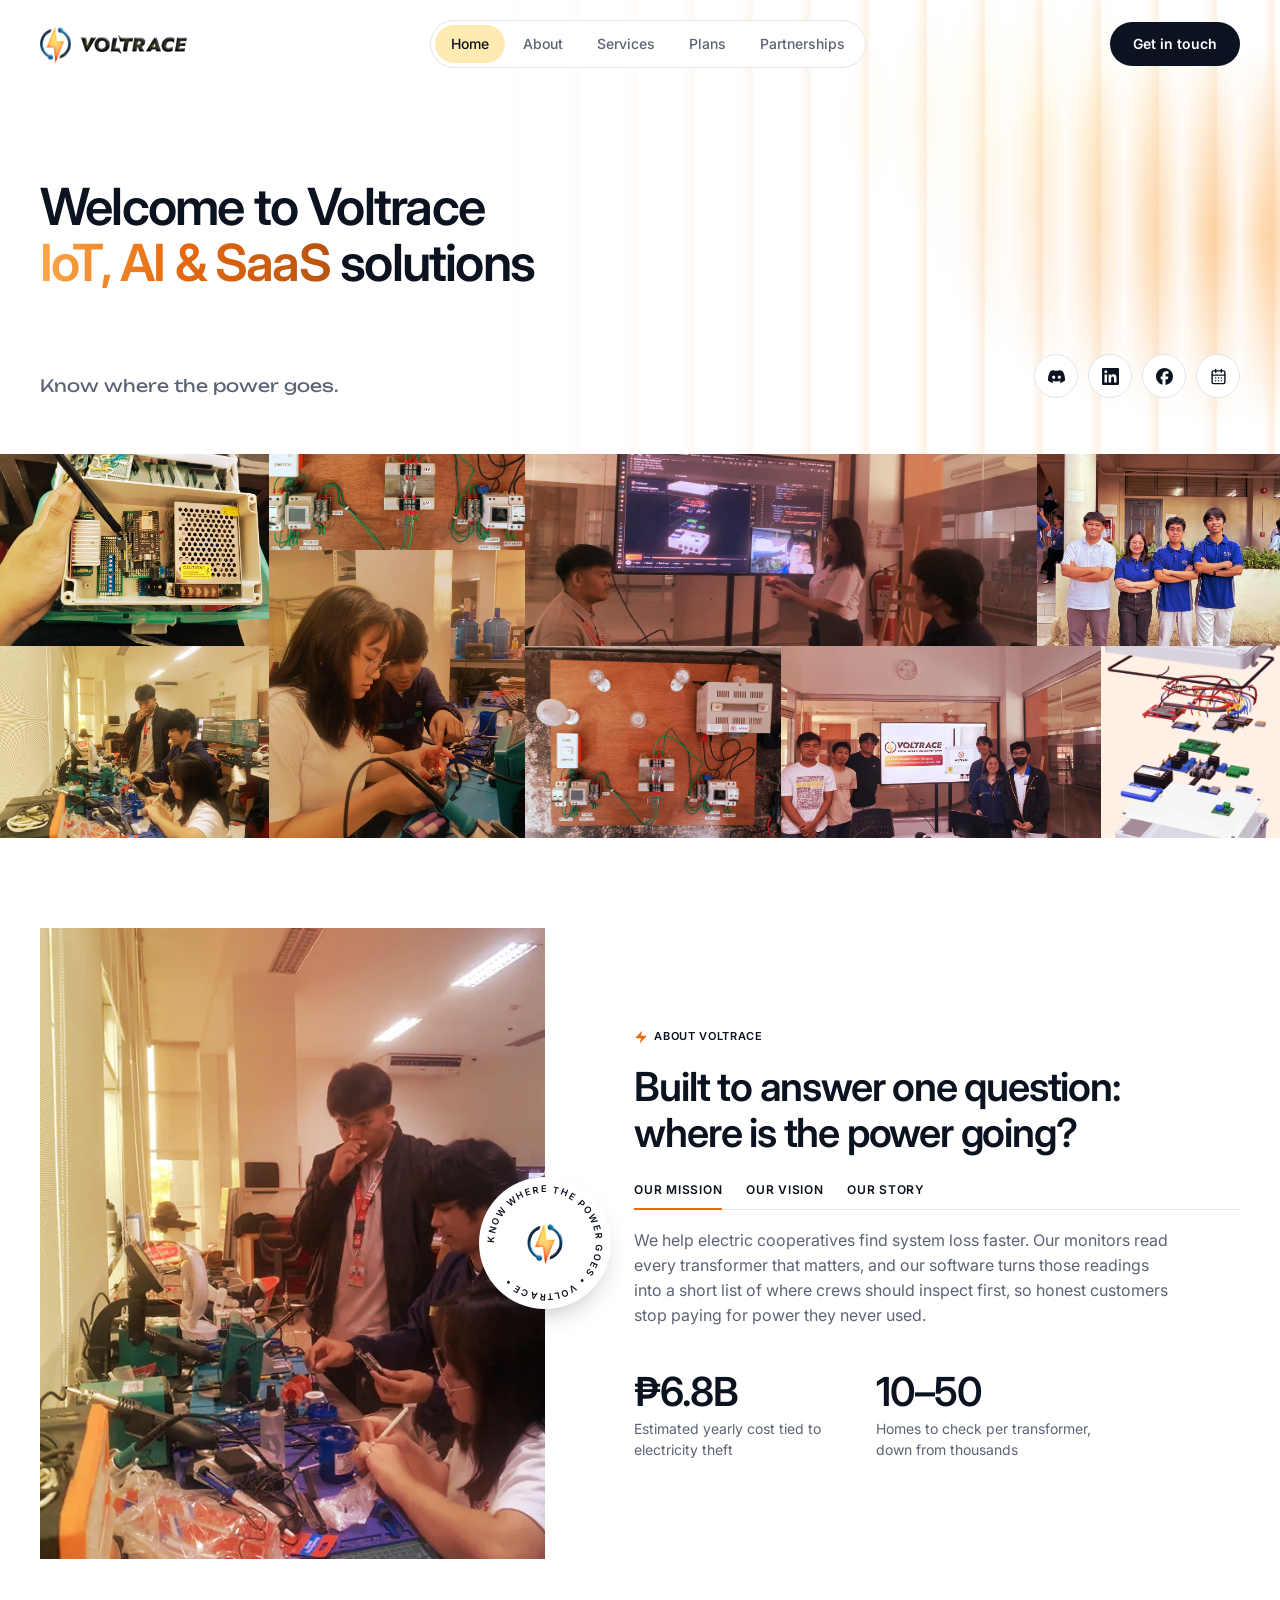
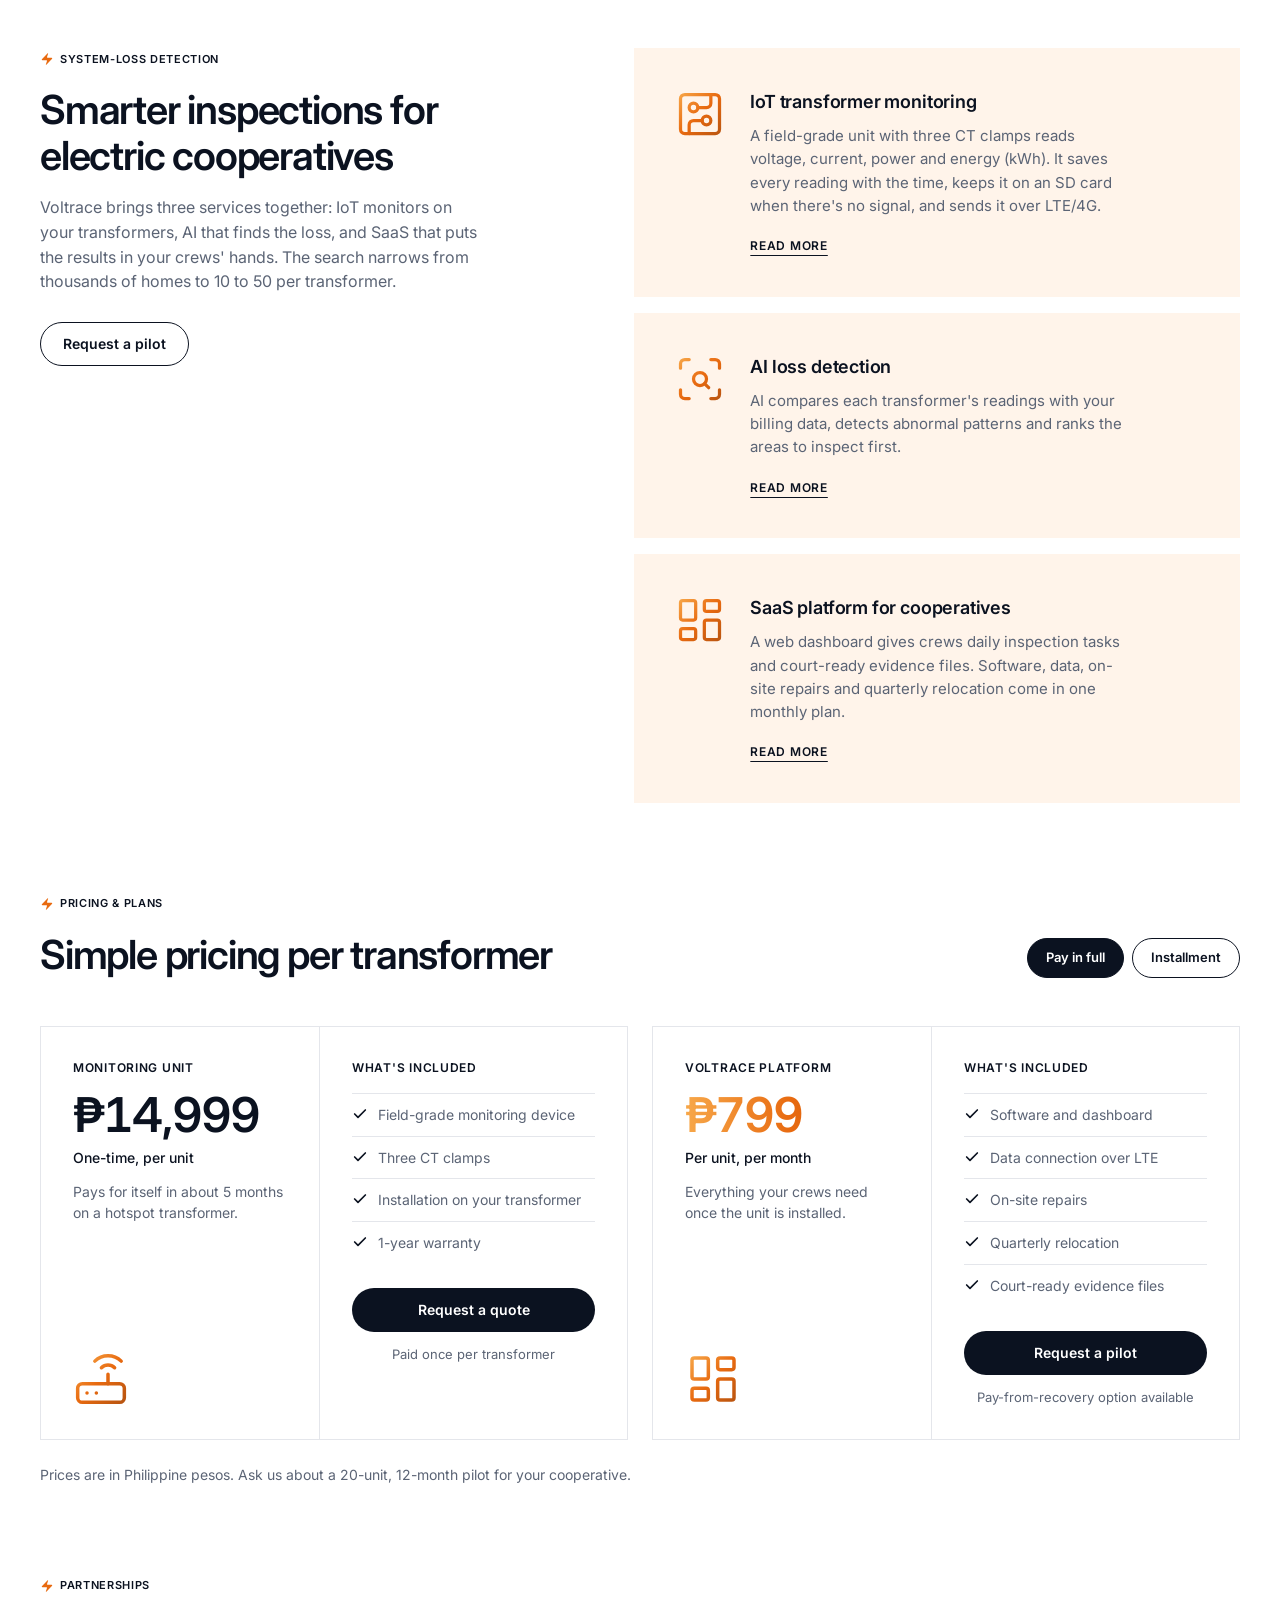
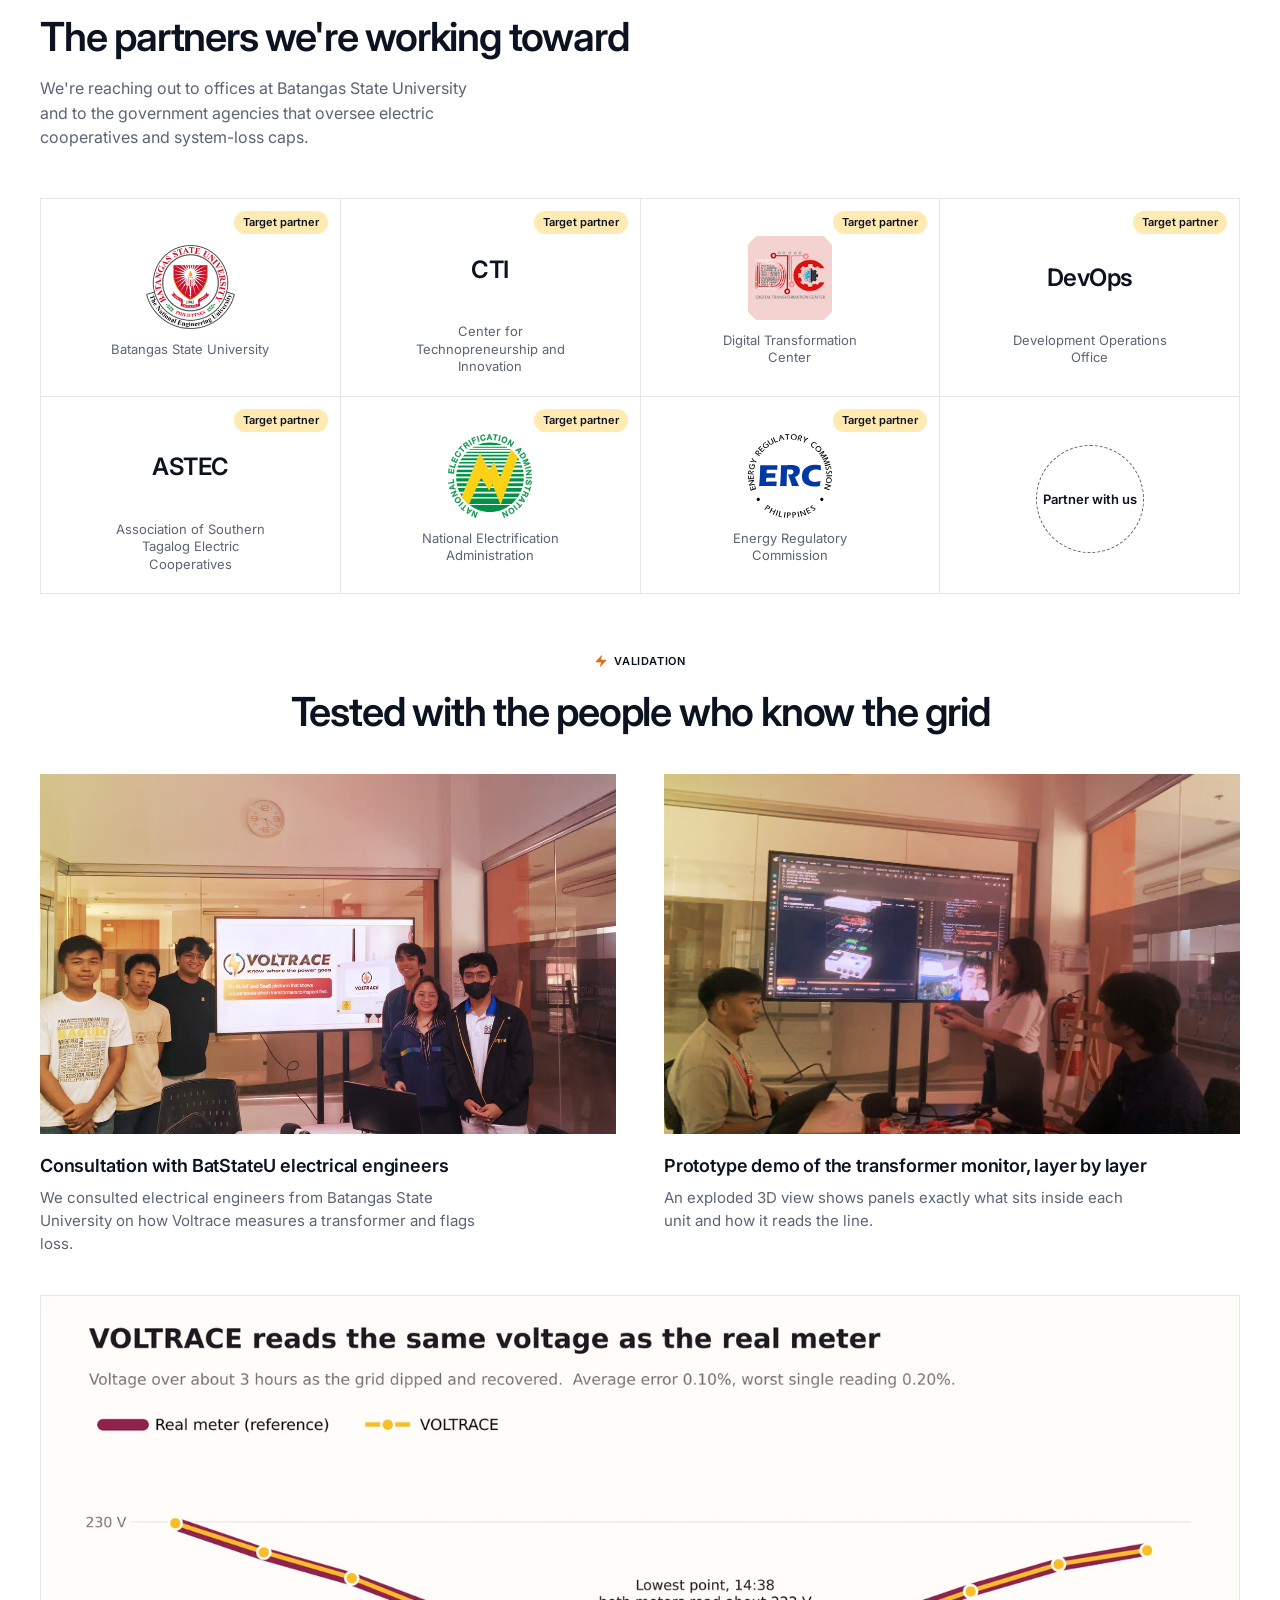
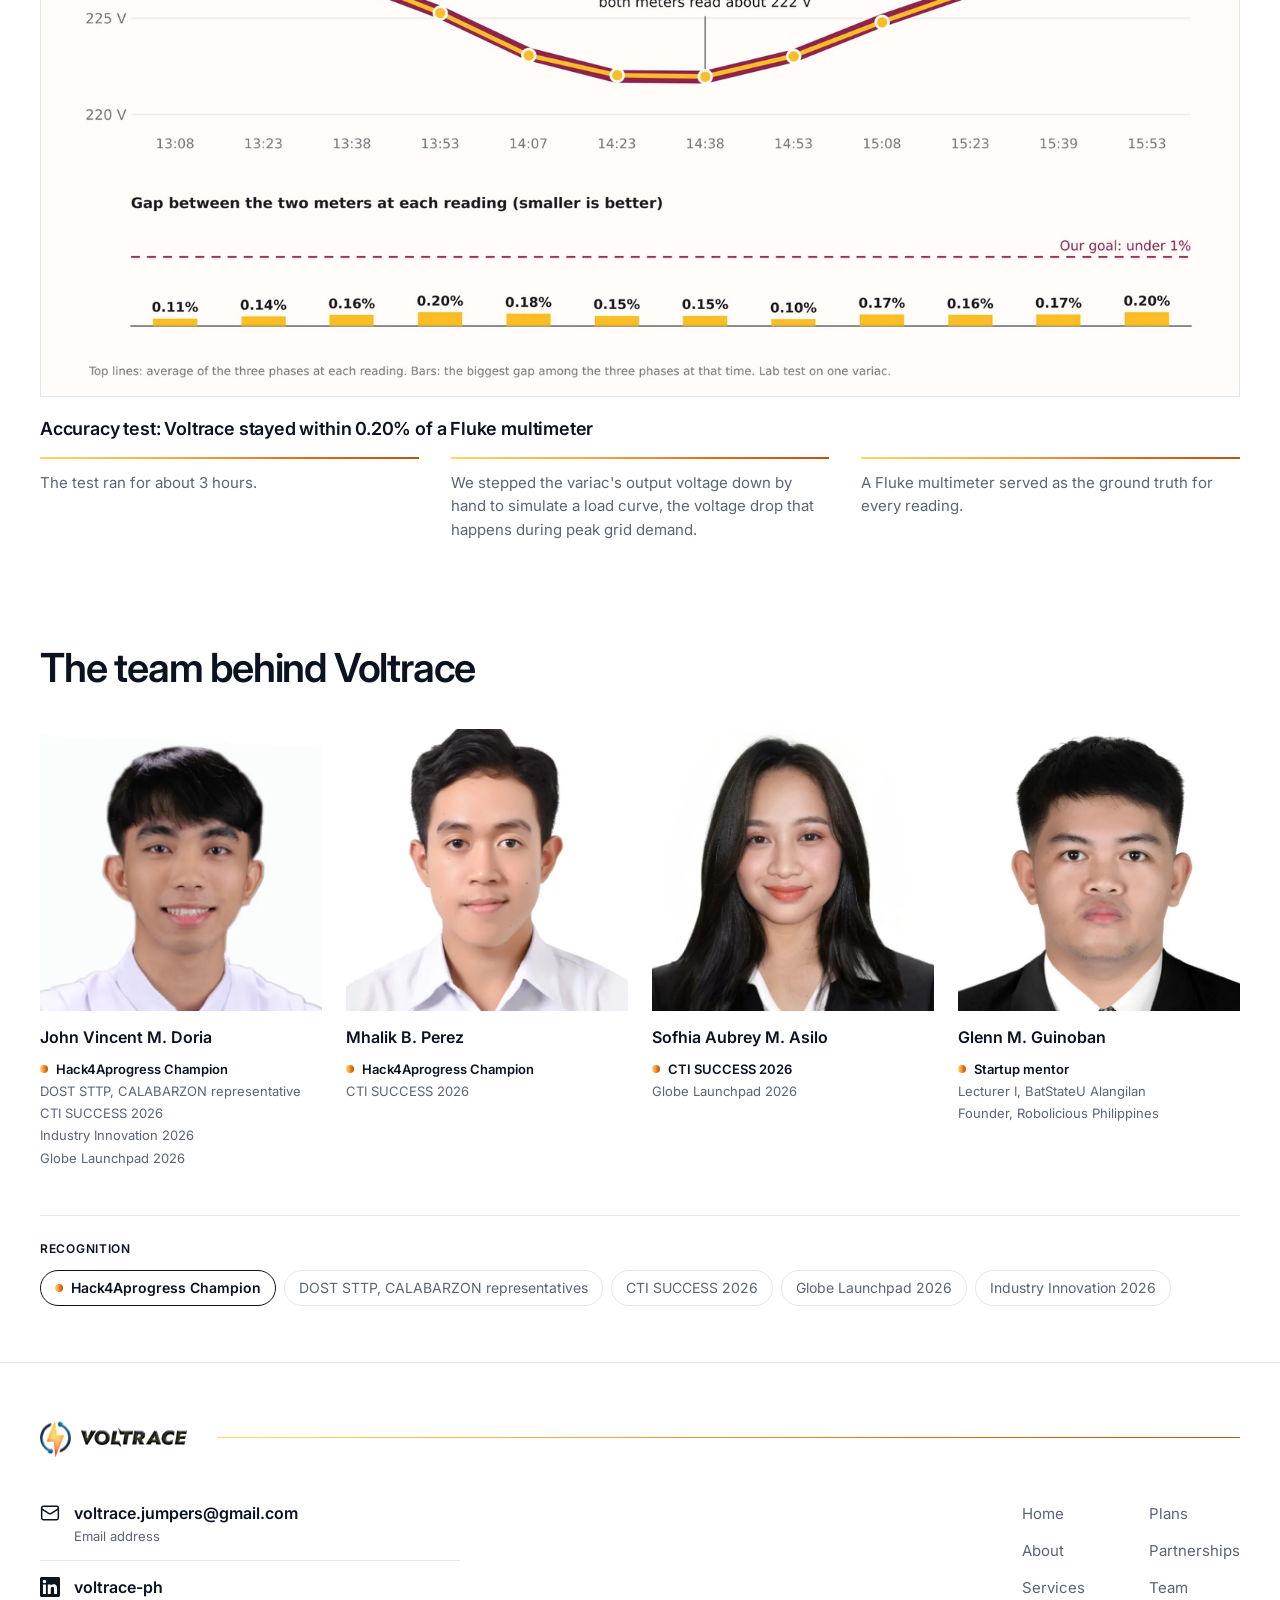
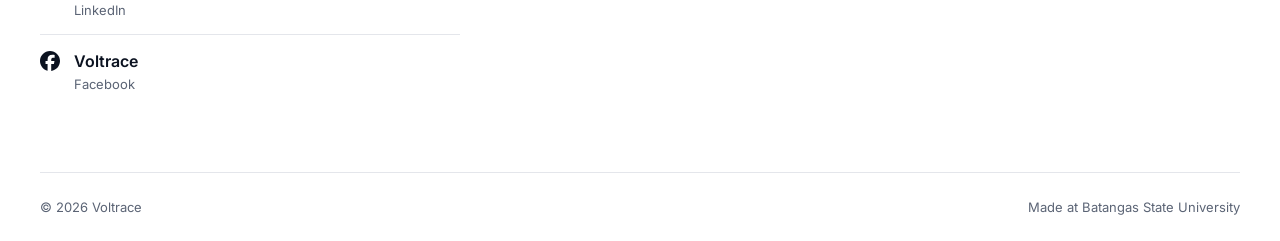
<file: index.html>
<!doctype html>
<html lang="en">
<head>
  <meta charset="utf-8">
  <meta name="viewport" content="width=device-width, initial-scale=1">
  <title>Voltrace | Know where the power goes</title>
  <meta name="description" content="Voltrace is an IoT, AI and SaaS platform that shows electric cooperatives which transformers to inspect first.">
  <meta name="theme-color" content="#ffffff">
  <link rel="icon" href="/favicon.ico" sizes="48x48">
  <link rel="icon" href="/images/favicon-32.png" type="image/png" sizes="32x32">
  <link rel="icon" href="/images/icon-192.png" type="image/png" sizes="192x192">
  <link rel="apple-touch-icon" href="/images/apple-touch-icon.png">
  <link rel="preconnect" href="https://fonts.googleapis.com">
  <link rel="preconnect" href="https://fonts.gstatic.com" crossorigin>
  <link rel="stylesheet" href="https://fonts.googleapis.com/css2?family=Inter:wght@400;500;600&family=Unbounded:wght@400&display=swap">
  <link rel="stylesheet" href="/styles.css?v=20261022l">
</head>
<body>
  <!-- Shared gradient for icon strokes -->
  <svg width="0" height="0" style="position:absolute" aria-hidden="true" focusable="false">
    <defs>
      <linearGradient id="brand-stroke" gradientUnits="userSpaceOnUse" x1="2" y1="2" x2="22" y2="22">
        <stop offset="0" stop-color="#f7a84a"/>
        <stop offset=".5" stop-color="#e86a10"/>
        <stop offset="1" stop-color="#b85410"/>
      </linearGradient>
    </defs>
  </svg>

  <header class="site-header">
    <div class="container header-inner">
      <a class="brand" href="#home" aria-label="Voltrace home">
        <img class="brand-mark" src="/images/logo-mark.png" width="130" height="160" alt="">
        <img class="brand-word" src="/images/wordmark.png" width="640" height="115" alt="Voltrace">
      </a>

      <button class="menu-toggle" type="button" aria-expanded="false" aria-controls="site-nav">
        <span class="menu-toggle-bars" aria-hidden="true"></span>
        Menu
      </button>

      <nav class="site-nav" id="site-nav" aria-label="Main">
        <ul class="nav-list">
          <li><a href="#home" aria-current="true">Home</a></li>
          <li><a href="#about">About</a></li>
          <li><a href="#services">Services</a></li>
          <li><a href="#plans">Plans</a></li>
          <li><a href="#partnerships">Partnerships</a></li>
        </ul>
        <a class="button nav-cta" href="mailto:voltrace.jumpers@gmail.com">Get in touch</a>
      </nav>

      <a class="button header-cta" href="mailto:voltrace.jumpers@gmail.com">Get in touch</a>
    </div>
  </header>

  <main>
    <section class="hero flutes" id="home" aria-labelledby="hero-title">
      <div class="container hero-inner">
        <h1 class="hero-title" id="hero-title">
          Welcome to Voltrace
          <span class="hero-title-line"><span class="charge">IoT, AI &amp; SaaS</span> solutions</span>
        </h1>

        <div class="hero-foot">
          <p class="tagline">Know where the power goes.</p>

          <ul class="socials" aria-label="Voltrace elsewhere">
            <li>
              <a class="social" href="#" aria-label="Voltrace on Discord">
                <svg viewBox="0 0 24 24" aria-hidden="true" focusable="false"><path d="M20.317 4.3698a19.7913 19.7913 0 00-4.8851-1.5152.0741.0741 0 00-.0785.0371c-.211.3753-.4447.8648-.6083 1.2495-1.8447-.2762-3.68-.2762-5.4868 0-.1636-.3933-.4058-.8742-.6177-1.2495a.077.077 0 00-.0785-.037 19.7363 19.7363 0 00-4.8852 1.515.0699.0699 0 00-.0321.0277C.5334 9.0458-.319 13.5799.0992 18.0578a.0824.0824 0 00.0312.0561c2.0528 1.5076 4.0413 2.4228 5.9929 3.0294a.0777.0777 0 00.0842-.0276c.4616-.6304.8731-1.2952 1.226-1.9942a.076.076 0 00-.0416-.1057c-.6528-.2476-1.2743-.5495-1.8722-.8923a.077.077 0 01-.0076-.1277c.1258-.0943.2517-.1923.3718-.2914a.0743.0743 0 01.0776-.0105c3.9278 1.7933 8.18 1.7933 12.0614 0a.0739.0739 0 01.0785.0095c.1202.099.246.1981.3728.2924a.077.077 0 01-.0066.1276 12.2986 12.2986 0 01-1.873.8914.0766.0766 0 00-.0407.1067c.3604.698.7719 1.3628 1.225 1.9932a.076.076 0 00.0842.0286c1.961-.6067 3.9495-1.5219 6.0023-3.0294a.077.077 0 00.0313-.0552c.5004-5.177-.8382-9.6739-3.5485-13.6604a.061.061 0 00-.0312-.0286zM8.02 15.3312c-1.1825 0-2.1569-1.0857-2.1569-2.419 0-1.3332.9555-2.4189 2.157-2.4189 1.2108 0 2.1757 1.0952 2.1568 2.419 0 1.3332-.9555 2.4189-2.1569 2.4189zm7.9748 0c-1.1825 0-2.1569-1.0857-2.1569-2.419 0-1.3332.9554-2.4189 2.1569-2.4189 1.2108 0 2.1757 1.0952 2.1568 2.419 0 1.3332-.946 2.4189-2.1568 2.4189Z"/></svg>
              </a>
            </li>
            <li>
              <a class="social" href="https://www.linkedin.com/in/voltrace-ph-77b639445/" target="_blank" rel="noopener" aria-label="Voltrace on LinkedIn">
                <svg viewBox="0 0 24 24" aria-hidden="true" focusable="false"><path d="M20.447 20.452h-3.554v-5.569c0-1.328-.027-3.037-1.852-3.037-1.853 0-2.136 1.445-2.136 2.939v5.667H9.351V9h3.414v1.561h.046c.477-.9 1.637-1.85 3.37-1.85 3.601 0 4.267 2.37 4.267 5.455v6.286zM5.337 7.433c-1.144 0-2.063-.926-2.063-2.065 0-1.138.92-2.063 2.063-2.063 1.14 0 2.064.925 2.064 2.063 0 1.139-.925 2.065-2.064 2.065zm1.782 13.019H3.555V9h3.564v11.452zM22.225 0H1.771C.792 0 0 .774 0 1.729v20.542C0 23.227.792 24 1.771 24h20.451C23.2 24 24 23.227 24 22.271V1.729C24 .774 23.2 0 22.222 0h.003z"/></svg>
              </a>
            </li>
            <li>
              <a class="social" href="https://www.facebook.com/profile.php?id=61595427607254" target="_blank" rel="noopener" aria-label="Voltrace on Facebook">
                <svg viewBox="0 0 24 24" aria-hidden="true" focusable="false"><path d="M9.101 23.691v-7.98H6.627v-3.667h2.474v-1.58c0-4.085 1.848-5.978 5.858-5.978.401 0 .955.042 1.468.103a8.68 8.68 0 0 1 1.141.195v3.325a8.623 8.623 0 0 0-.653-.036 26.805 26.805 0 0 0-.733-.009c-.707 0-1.259.096-1.675.309a1.686 1.686 0 0 0-.679.622c-.258.42-.374.995-.374 1.752v1.297h3.919l-.386 2.103-.287 1.564h-3.246v8.245C19.396 23.238 24 18.179 24 12.044c0-6.627-5.373-12-12-12s-12 5.373-12 12c0 5.628 3.874 10.35 9.101 11.647Z"/></svg>
              </a>
            </li>
            <li>
              <a class="social" href="#" aria-label="Book a call with Voltrace">
                <svg class="is-stroke" viewBox="0 0 24 24" aria-hidden="true" focusable="false"><path d="M8 2v4M16 2v4"/><rect width="18" height="18" x="3" y="4" rx="2"/><path d="M3 10h18M8 14h.01M12 14h.01M16 14h.01M8 18h.01M12 18h.01M16 18h.01"/></svg>
              </a>
            </li>
          </ul>
        </div>
      </div>
    </section>

    <section class="collage wash" aria-label="Voltrace in the lab, in the field and on screen">
      <figure class="tile tile-a"><img src="/images/c-hardware.webp" width="900" height="675" alt="The inside of a Voltrace unit: controller, sensors and power supply in a weatherproof box."></figure>
      <figure class="tile tile-b"><img src="/images/c-test-analyzers.webp" width="1200" height="426" alt="Power analyzers, fuses and a step-down transformer on a test board." style="object-position: 50% 50%"></figure>
      <figure class="tile tile-c"><img src="/images/c-panel.webp" width="1200" height="900" alt="The team presenting the transformer monitor to a panel." style="object-position: 50% 58%"></figure>
      <figure class="tile tile-d"><img src="/images/c-team.webp" width="1000" height="750" alt="The Voltrace team on campus." style="object-position: 50% 35%"></figure>
      <figure class="tile tile-e"><img src="/images/c-workbench.webp" width="900" height="675" alt="The team building and testing hardware at a lab workbench."></figure>
      <figure class="tile tile-f"><img src="/images/c-soldering.webp" width="900" height="1200" alt="A team member soldering a circuit board." style="object-position: 50% 60%"></figure>
      <figure class="tile tile-g"><img src="/images/c-testbench.webp" width="1200" height="900" alt="The transformer test board at the Batangas State University testing office." style="object-position: 55% 55%"></figure>
      <figure class="tile tile-h"><img src="/images/c-engineer.webp" width="1200" height="675" alt="The team with an electrical engineer, presenting Voltrace."></figure>
      <figure class="tile tile-i"><img src="/images/c-exploded.webp" width="436" height="800" alt="An exploded view of the Voltrace unit, layer by layer."></figure>
    </section>
    <section class="about" id="about" aria-labelledby="about-title">
      <div class="container about-grid">
        <figure class="about-media">
          <div class="about-photo wash">
            <div class="photo-fill"><img src="/images/c-workbench.webp" width="900" height="675" alt="The Voltrace team building and testing hardware at a lab workbench."></div>
          </div>
          <svg class="about-badge" viewBox="0 0 120 120" aria-hidden="true" focusable="false">
            <defs>
              <path id="badge-ring" d="M60 60m-46 0a46 46 0 1 1 92 0a46 46 0 1 1-92 0"/>
            </defs>
            <text><textPath href="#badge-ring">Know where the power goes • Voltrace •</textPath></text>
            <image href="/images/logo-mark.png" x="44" y="40" width="32" height="40"/>
          </svg>
        </figure>

        <div>
          <p class="eyebrow">
            <svg viewBox="0 0 24 24" aria-hidden="true" focusable="false"><path fill="#e86a10" d="M4 14a1 1 0 0 1-.78-1.63l9.9-10.2a.5.5 0 0 1 .86.46l-1.92 6.02A1 1 0 0 0 13 10h7a1 1 0 0 1 .78 1.63l-9.9 10.2a.5.5 0 0 1-.86-.46l1.92-6.02A1 1 0 0 0 11 14z"/></svg>
            About Voltrace
          </p>
          <h2 class="section-title" id="about-title">Built to answer one question: where is the power going?</h2>

          <div class="tab-list" role="tablist" aria-label="About Voltrace">
            <button type="button" role="tab" id="tab-mission" aria-controls="panel-mission" aria-selected="true">Our mission</button>
            <button type="button" role="tab" id="tab-vision" aria-controls="panel-vision" aria-selected="false" tabindex="-1">Our vision</button>
            <button type="button" role="tab" id="tab-story" aria-controls="panel-story" aria-selected="false" tabindex="-1">Our story</button>
          </div>

          <div class="tab-panel" role="tabpanel" id="panel-mission" aria-labelledby="tab-mission" tabindex="0">
            <p>We help electric cooperatives find system loss faster. Our monitors read every transformer that matters, and our software turns those readings into a short list of where crews should inspect first, so honest customers stop paying for power they never used.</p>
          </div>
          <div class="tab-panel" role="tabpanel" id="panel-vision" aria-labelledby="tab-vision" tabindex="0" hidden>
            <p>A Philippines where every kilowatt-hour can be traced, and system-loss charges no longer appear on anyone's electricity bill.</p>
          </div>
          <div class="tab-panel" role="tabpanel" id="panel-story" aria-labelledby="tab-story" tabindex="0" hidden>
            <p>It started with a store owner who barely used her appliances but paid over ₱1,000 a month. She asked us, "Hindi ko naman ginagamit, bakit kailangan ko bayaran?" Her question pointed to a bigger one: where is the power going? Voltrace is our answer.</p>
          </div>

          <dl class="stats">
            <div>
              <dt>Estimated yearly cost tied to electricity theft</dt>
              <dd>₱6.8B</dd>
            </div>
            <div>
              <dt>Homes to check per transformer, down from thousands</dt>
              <dd>10–50</dd>
            </div>
          </dl>
        </div>
      </div>
    </section>

  
    <section class="services" id="services" aria-labelledby="services-title">
      <div class="container services-grid">
        <div class="services-intro">
          <p class="eyebrow">
            <svg viewBox="0 0 24 24" aria-hidden="true" focusable="false"><path fill="#e86a10" d="M4 14a1 1 0 0 1-.78-1.63l9.9-10.2a.5.5 0 0 1 .86.46l-1.92 6.02A1 1 0 0 0 13 10h7a1 1 0 0 1 .78 1.63l-9.9 10.2a.5.5 0 0 1-.86-.46l1.92-6.02A1 1 0 0 0 11 14z"/></svg>
            System-loss detection
          </p>
          <h2 class="section-title" id="services-title">Smarter inspections for electric cooperatives</h2>
          <p class="lede">Voltrace brings three services together: IoT monitors on your transformers, AI that finds the loss, and SaaS that puts the results in your crews' hands. The search narrows from thousands of homes to 10 to 50 per transformer.</p>
          <a class="button button-outline" href="mailto:voltrace.jumpers@gmail.com?subject=Voltrace%20pilot">Request a pilot</a>
        </div>

        <ul class="service-list">
          <li class="service-card">
            <img class="service-card-media" src="/images/card-hardware.webp" width="720" height="540" alt="" loading="lazy">
            <svg class="service-icon" viewBox="0 0 24 24" aria-hidden="true" focusable="false"><rect width="18" height="18" x="3" y="3" rx="2"/><path d="M11 9h4a2 2 0 0 0 2-2V3"/><circle cx="9" cy="9" r="2"/><path d="M7 21v-4a2 2 0 0 1 2-2h4"/><circle cx="15" cy="15" r="2"/></svg>
            <div class="service-body">
              <h3>IoT transformer monitoring</h3>
              <p>A field-grade unit with three CT clamps reads voltage, current, power and energy (kWh). It saves every reading with the time, keeps it on an SD card when there's no signal, and sends it over LTE/4G.</p>
              <a class="read-more" href="#validation">Read more</a>
            </div>
          </li>

          <li class="service-card">
            <img class="service-card-media" src="/images/card-analysis.webp" width="720" height="540" alt="" loading="lazy">
            <svg class="service-icon" viewBox="0 0 24 24" aria-hidden="true" focusable="false"><path d="M3 7V5a2 2 0 0 1 2-2h2M17 3h2a2 2 0 0 1 2 2v2M21 17v2a2 2 0 0 1-2 2h-2M7 21H5a2 2 0 0 1-2-2v-2"/><circle cx="12" cy="12" r="3"/><path d="m16 16-1.9-1.9"/></svg>
            <div class="service-body">
              <h3>AI loss detection</h3>
              <p>AI compares each transformer's readings with your billing data, detects abnormal patterns and ranks the areas to inspect first.</p>
              <a class="read-more" href="#validation">Read more</a>
            </div>
          </li>

          <li class="service-card">
            <img class="service-card-media" src="/images/card-field.webp" width="720" height="405" alt="" loading="lazy">
            <svg class="service-icon" viewBox="0 0 24 24" aria-hidden="true" focusable="false"><rect width="7" height="9" x="3" y="3" rx="1"/><rect width="7" height="5" x="14" y="3" rx="1"/><rect width="7" height="9" x="14" y="12" rx="1"/><rect width="7" height="5" x="3" y="16" rx="1"/></svg>
            <div class="service-body">
              <h3>SaaS platform for cooperatives</h3>
              <p>A web dashboard gives crews daily inspection tasks and court-ready evidence files. Software, data, on-site repairs and quarterly relocation come in one monthly plan.</p>
              <a class="read-more" href="#plans">Read more</a>
            </div>
          </li>
        </ul>
      </div>
    </section>

  

    <section class="plans" id="plans" aria-labelledby="plans-title">
      <div class="container">
        <div class="plans-head">
          <div>
            <p class="eyebrow">
              <svg viewBox="0 0 24 24" aria-hidden="true" focusable="false"><path fill="#e86a10" d="M4 14a1 1 0 0 1-.78-1.63l9.9-10.2a.5.5 0 0 1 .86.46l-1.92 6.02A1 1 0 0 0 13 10h7a1 1 0 0 1 .78 1.63l-9.9 10.2a.5.5 0 0 1-.86-.46l1.92-6.02A1 1 0 0 0 11 14z"/></svg>
              Pricing &amp; plans
            </p>
            <h2 class="section-title" id="plans-title">Simple pricing per transformer</h2>
          </div>

          <div class="billing-toggle" role="group" aria-label="How to pay for the unit">
            <button type="button" data-billing="full" aria-pressed="true">Pay in full</button>
            <button type="button" data-billing="installment" aria-pressed="false">Installment</button>
          </div>
        </div>

        <div class="plan-grid">
          <article class="plan" aria-labelledby="plan-unit-name">
            <div class="plan-summary">
              <h3 class="plan-name" id="plan-unit-name">Monitoring unit</h3>
              <div aria-live="polite">
                <p class="plan-price" data-full="₱14,999" data-installment="₱1,305">₱14,999</p>
                <p class="plan-unit" data-full="One-time, per unit" data-installment="Per month for 12 months">One-time, per unit</p>
              </div>
              <p class="plan-desc">Pays for itself in about 5 months on a hotspot transformer.</p>
              <svg class="plan-icon" viewBox="0 0 24 24" aria-hidden="true" focusable="false"><rect width="20" height="8" x="2" y="14" rx="2"/><path d="M6.01 18H6M10.01 18H10M15 10v4M17.84 7.17a4 4 0 0 0-5.66 0M20.66 4.34a8 8 0 0 0-11.31 0"/></svg>
            </div>
            <div class="plan-details">
              <h4>What's included</h4>
              <ul class="plan-features">
                <li><svg viewBox="0 0 24 24" aria-hidden="true" focusable="false"><path d="M20 6 9 17l-5-5"/></svg>Field-grade monitoring device</li>
                <li><svg viewBox="0 0 24 24" aria-hidden="true" focusable="false"><path d="M20 6 9 17l-5-5"/></svg>Three CT clamps</li>
                <li><svg viewBox="0 0 24 24" aria-hidden="true" focusable="false"><path d="M20 6 9 17l-5-5"/></svg>Installation on your transformer</li>
                <li><svg viewBox="0 0 24 24" aria-hidden="true" focusable="false"><path d="M20 6 9 17l-5-5"/></svg>1-year warranty</li>
              </ul>
              <a class="button" href="mailto:voltrace.jumpers@gmail.com?subject=Voltrace%20unit%20quote">Request a quote</a>
              <p class="plan-note" data-full="Paid once per transformer" data-installment="Includes 8% for paying over 12 months">Paid once per transformer</p>
            </div>
          </article>

          <article class="plan plan-platform" aria-labelledby="plan-platform-name">
            <div class="plan-summary">
              <h3 class="plan-name" id="plan-platform-name">Voltrace platform</h3>
              <p class="plan-price">₱799</p>
              <p class="plan-unit">Per unit, per month</p>
              <p class="plan-desc">Everything your crews need once the unit is installed.</p>
              <svg class="plan-icon" viewBox="0 0 24 24" aria-hidden="true" focusable="false"><rect width="7" height="9" x="3" y="3" rx="1"/><rect width="7" height="5" x="14" y="3" rx="1"/><rect width="7" height="9" x="14" y="12" rx="1"/><rect width="7" height="5" x="3" y="16" rx="1"/></svg>
            </div>
            <div class="plan-details">
              <h4>What's included</h4>
              <ul class="plan-features">
                <li><svg viewBox="0 0 24 24" aria-hidden="true" focusable="false"><path d="M20 6 9 17l-5-5"/></svg>Software and dashboard</li>
                <li><svg viewBox="0 0 24 24" aria-hidden="true" focusable="false"><path d="M20 6 9 17l-5-5"/></svg>Data connection over LTE</li>
                <li><svg viewBox="0 0 24 24" aria-hidden="true" focusable="false"><path d="M20 6 9 17l-5-5"/></svg>On-site repairs</li>
                <li><svg viewBox="0 0 24 24" aria-hidden="true" focusable="false"><path d="M20 6 9 17l-5-5"/></svg>Quarterly relocation</li>
                <li><svg viewBox="0 0 24 24" aria-hidden="true" focusable="false"><path d="M20 6 9 17l-5-5"/></svg>Court-ready evidence files</li>
              </ul>
              <a class="button" href="mailto:voltrace.jumpers@gmail.com?subject=Voltrace%20pilot">Request a pilot</a>
              <p class="plan-note">Pay-from-recovery option available</p>
            </div>
          </article>
        </div>

        <p class="plans-footnote">Prices are in Philippine pesos. Ask us about a 20-unit, 12-month pilot for your cooperative.</p>
      </div>
    </section>

    <section class="partners" id="partnerships" aria-labelledby="partners-title">
      <div class="container">
        <p class="eyebrow">
          <svg viewBox="0 0 24 24" aria-hidden="true" focusable="false"><path fill="#e86a10" d="M4 14a1 1 0 0 1-.78-1.63l9.9-10.2a.5.5 0 0 1 .86.46l-1.92 6.02A1 1 0 0 0 13 10h7a1 1 0 0 1 .78 1.63l-9.9 10.2a.5.5 0 0 1-.86-.46l1.92-6.02A1 1 0 0 0 11 14z"/></svg>
          Partnerships
        </p>
        <h2 class="section-title" id="partners-title">The partners we're working toward</h2>
        <p class="lede">We're reaching out to offices at Batangas State University and to the government agencies that oversee electric cooperatives and system-loss caps.</p>

        <ul class="logo-grid">
          <li class="logo-cell">
            <span class="logo-tag">Target partner</span>
            <img src="/images/partners/batstateu.png" width="326" height="306" alt="" loading="lazy">
            <span class="logo-caption">Batangas State University</span>
          </li>
          <li class="logo-cell">
            <span class="logo-tag">Target partner</span>
            <span class="logo-text">CTI</span>
            <span class="logo-caption">Center for Technopreneurship and Innovation</span>
          </li>
          <li class="logo-cell">
            <span class="logo-tag">Target partner</span>
            <img src="/images/partners/dtc.png" width="240" height="240" alt="" loading="lazy">
            <span class="logo-caption">Digital Transformation Center</span>
          </li>
          <li class="logo-cell">
            <span class="logo-tag">Target partner</span>
            <span class="logo-text">DevOps</span>
            <span class="logo-caption">Development Operations Office</span>
          </li>
          <li class="logo-cell">
            <span class="logo-tag">Target partner</span>
            <span class="logo-text">ASTEC</span>
            <span class="logo-caption">Association of Southern Tagalog Electric Cooperatives</span>
          </li>
          <li class="logo-cell">
            <span class="logo-tag">Target partner</span>
            <img src="/images/partners/nea.svg" width="120" height="120" alt="" loading="lazy">
            <span class="logo-caption">National Electrification Administration</span>
          </li>
          <li class="logo-cell">
            <span class="logo-tag">Target partner</span>
            <img src="/images/partners/erc.svg" width="120" height="120" alt="" loading="lazy">
            <span class="logo-caption">Energy Regulatory Commission</span>
          </li>
          <li class="logo-cell logo-cell-cta">
            <a href="mailto:voltrace.jumpers@gmail.com?subject=Partnering%20with%20Voltrace">Partner with us</a>
          </li>
        </ul>
      </div>
    </section>

    <section class="validation" id="validation" aria-labelledby="validation-title">
      <div class="container">
        <div class="validation-head">
          <p class="eyebrow">
            <svg viewBox="0 0 24 24" aria-hidden="true" focusable="false"><path fill="#e86a10" d="M4 14a1 1 0 0 1-.78-1.63l9.9-10.2a.5.5 0 0 1 .86.46l-1.92 6.02A1 1 0 0 0 13 10h7a1 1 0 0 1 .78 1.63l-9.9 10.2a.5.5 0 0 1-.86-.46l1.92-6.02A1 1 0 0 0 11 14z"/></svg>
            Validation
          </p>
          <h3 class="section-title" id="validation-title">Tested with the people who know the grid</h3>
        </div>

        <div class="work-grid">
          <article class="work">
            <div class="work-photo wash"><div class="photo-fill"><img src="/images/c-engineer.webp" width="1200" height="675" alt="The Voltrace team with Batangas State University electrical engineers, in front of a screen presenting Voltrace." loading="lazy"></div></div>
            <h4>Consultation with BatStateU electrical engineers</h4>
            <p>We consulted electrical engineers from Batangas State University on how Voltrace measures a transformer and flags loss.</p>
          </article>
          <article class="work">
            <div class="work-photo wash"><div class="photo-fill"><img src="/images/c-panel.webp" width="1200" height="900" alt="The team presenting an exploded 3D view of the transformer monitor to a panel." loading="lazy" style="object-position: 50% 45%"></div></div>
            <h4>Prototype demo of the transformer monitor, layer by layer</h4>
            <p>An exploded 3D view shows panels exactly what sits inside each unit and how it reads the line.</p>
          </article>
          <article class="work work-wide">
            <figure class="work-chart">
              <img src="/images/accuracy-chart.webp" width="1600" height="935" alt="Line chart: over about 3 hours, Voltrace and the reference meter both fall from 230 V to about 222 V at 14:38 and recover to 228 V, almost overlapping. Bars below show the gap at each reading between 0.10% and 0.20%, well under the 1% goal." loading="lazy">
            </figure>
            <h4>Accuracy test: Voltrace stayed within 0.20% of a Fluke multimeter</h4>
            <ul class="test-facts">
              <li>The test ran for about 3 hours.</li>
              <li>We stepped the variac's output voltage down by hand to simulate a load curve, the voltage drop that happens during peak grid demand.</li>
              <li>A Fluke multimeter served as the ground truth for every reading.</li>
            </ul>
          </article>
        </div>
      </div>
    </section>
    <section class="team" id="team" aria-labelledby="team-title">
      <div class="container">
        <h2 class="section-title" id="team-title">The team behind Voltrace</h2>

        <div class="team-grid">
          <figure class="member">
            <div class="member-photo"><img src="/images/team-john-vincent-doria.webp" width="600" height="600" alt="" loading="lazy"></div>
            <figcaption>
              <span class="member-name">John Vincent M. Doria</span>
              <ul class="member-awards" aria-label="Achievements">
                <li class="is-top">Hack4Aprogress Champion</li>
                <li>DOST STTP, CALABARZON representative</li>
                <li>CTI SUCCESS 2026</li>
                <li>Industry Innovation 2026</li>
                <li>Globe Launchpad 2026</li>
              </ul>
            </figcaption>
          </figure>
          <figure class="member">
            <div class="member-photo"><img src="/images/team-mhalik-perez.webp" width="600" height="599" alt="" loading="lazy"></div>
            <figcaption>
              <span class="member-name">Mhalik B. Perez</span>
              <ul class="member-awards" aria-label="Achievements">
                <li class="is-top">Hack4Aprogress Champion</li>
                <li>CTI SUCCESS 2026</li>
              </ul>
            </figcaption>
          </figure>
          <figure class="member">
            <div class="member-photo"><img src="/images/team-sofhia-asilo.webp" width="600" height="600" alt="" loading="lazy"></div>
            <figcaption>
              <span class="member-name">Sofhia Aubrey M. Asilo</span>
              <ul class="member-awards" aria-label="Achievements">
                <li class="is-top">CTI SUCCESS 2026</li>
                <li>Globe Launchpad 2026</li>
              </ul>
            </figcaption>
          </figure>
          <figure class="member">
            <div class="member-photo"><img src="/images/team-glenn-guinoban.webp" width="600" height="600" alt="" loading="lazy"></div>
            <figcaption>
              <span class="member-name">Glenn M. Guinoban</span>
              <ul class="member-awards">
                <li class="is-top">Startup mentor</li>
                <li>Lecturer I, BatStateU Alangilan</li>
                <li>Founder, Robolicious Philippines</li>
              </ul>
            </figcaption>
          </figure>
        </div>

        <div class="recognition">
          <h3>Recognition</h3>
          <ul>
            <li class="is-top">Hack4Aprogress Champion</li>
            <li>DOST STTP, CALABARZON representatives</li>
            <li>CTI SUCCESS 2026</li>
            <li>Globe Launchpad 2026</li>
            <li>Industry Innovation 2026</li>
          </ul>
        </div>
      </div>
    </section>
  </main>

  <footer class="site-footer" id="contact">
    <div class="container">
      <div class="footer-top">
        <a class="brand" href="#home" aria-label="Back to top">
          <img class="brand-mark" src="/images/logo-mark.png" width="130" height="160" alt="">
          <img class="brand-word" src="/images/wordmark.png" width="640" height="115" alt="Voltrace">
        </a>
      </div>

      <div class="footer-grid">
        <ul class="footer-contact">
          <li>
            <svg viewBox="0 0 24 24" aria-hidden="true" focusable="false"><rect width="20" height="16" x="2" y="4" rx="2"/><path d="m22 7-8.97 5.7a1.94 1.94 0 0 1-2.06 0L2 7"/></svg>
            <div><a href="mailto:voltrace.jumpers@gmail.com">voltrace.jumpers@gmail.com</a><span>Email address</span></div>
          </li>
          <li>
            <svg class="is-fill" viewBox="0 0 24 24" aria-hidden="true" focusable="false"><path d="M20.447 20.452h-3.554v-5.569c0-1.328-.027-3.037-1.852-3.037-1.853 0-2.136 1.445-2.136 2.939v5.667H9.351V9h3.414v1.561h.046c.477-.9 1.637-1.85 3.37-1.85 3.601 0 4.267 2.37 4.267 5.455v6.286zM5.337 7.433c-1.144 0-2.063-.926-2.063-2.065 0-1.138.92-2.063 2.063-2.063 1.14 0 2.064.925 2.064 2.063 0 1.139-.925 2.065-2.064 2.065zm1.782 13.019H3.555V9h3.564v11.452zM22.225 0H1.771C.792 0 0 .774 0 1.729v20.542C0 23.227.792 24 1.771 24h20.451C23.2 24 24 23.227 24 22.271V1.729C24 .774 23.2 0 22.222 0h.003z"/></svg>
            <div><a href="https://www.linkedin.com/in/voltrace-ph-77b639445/" target="_blank" rel="noopener">voltrace-ph</a><span>LinkedIn</span></div>
          </li>
          <li>
            <svg class="is-fill" viewBox="0 0 24 24" aria-hidden="true" focusable="false"><path d="M9.101 23.691v-7.98H6.627v-3.667h2.474v-1.58c0-4.085 1.848-5.978 5.858-5.978.401 0 .955.042 1.468.103a8.68 8.68 0 0 1 1.141.195v3.325a8.623 8.623 0 0 0-.653-.036 26.805 26.805 0 0 0-.733-.009c-.707 0-1.259.096-1.675.309a1.686 1.686 0 0 0-.679.622c-.258.42-.374.995-.374 1.752v1.297h3.919l-.386 2.103-.287 1.564h-3.246v8.245C19.396 23.238 24 18.179 24 12.044c0-6.627-5.373-12-12-12s-12 5.373-12 12c0 5.628 3.874 10.35 9.101 11.647Z"/></svg>
            <div><a href="https://www.facebook.com/profile.php?id=61595427607254" target="_blank" rel="noopener">Voltrace</a><span>Facebook</span></div>
          </li>
        </ul>

        <nav class="footer-links" aria-label="Footer">
          <ul>
            <li><a href="#home">Home</a></li>
            <li><a href="#about">About</a></li>
            <li><a href="#services">Services</a></li>
          </ul>
          <ul>
            <li><a href="#plans">Plans</a></li>
            <li><a href="#partnerships">Partnerships</a></li>
            <li><a href="#team">Team</a></li>
          </ul>
        </nav>
      </div>

      <div class="footer-bottom">
        <span>&copy; 2026 Voltrace</span>
        <span>Made at Batangas State University</span>
      </div>
    </div>
  </footer>

  <script src="/main.js?v=20261022l" defer></script>
</body>
</html>
</file>
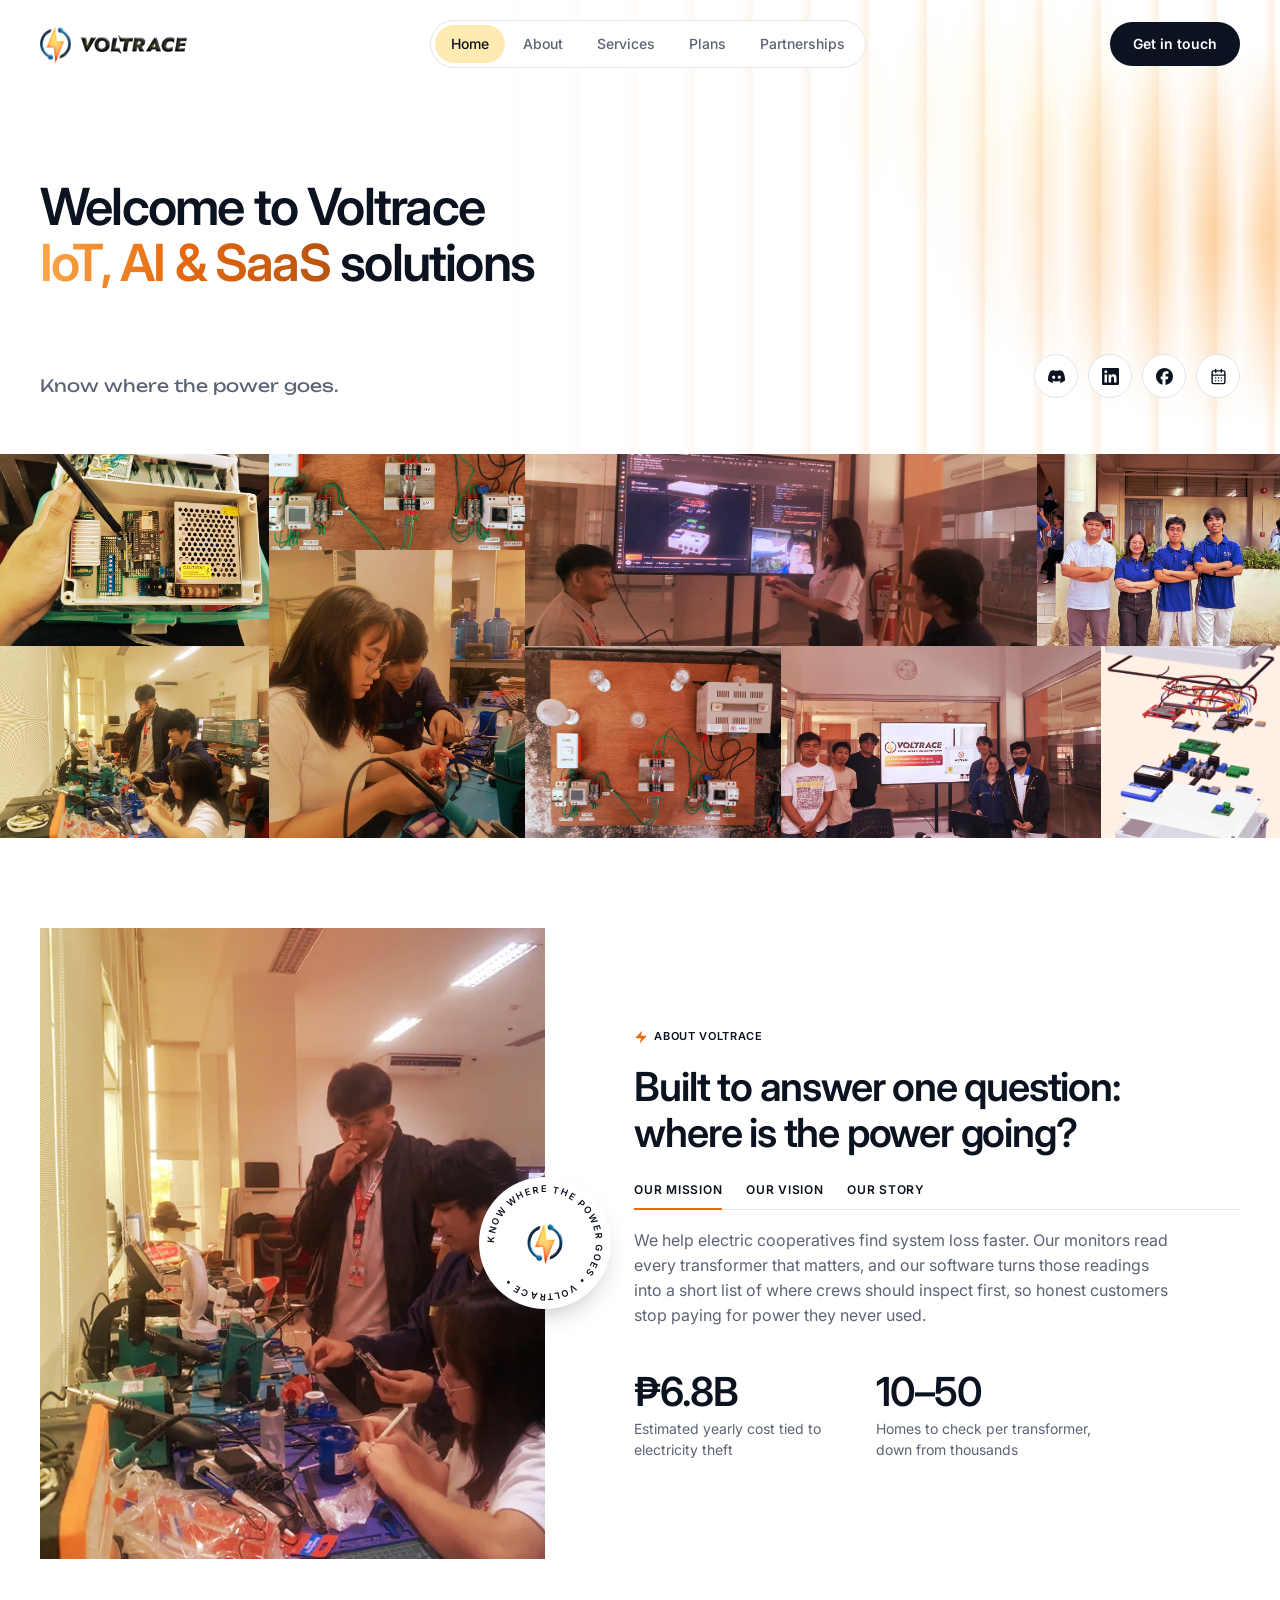
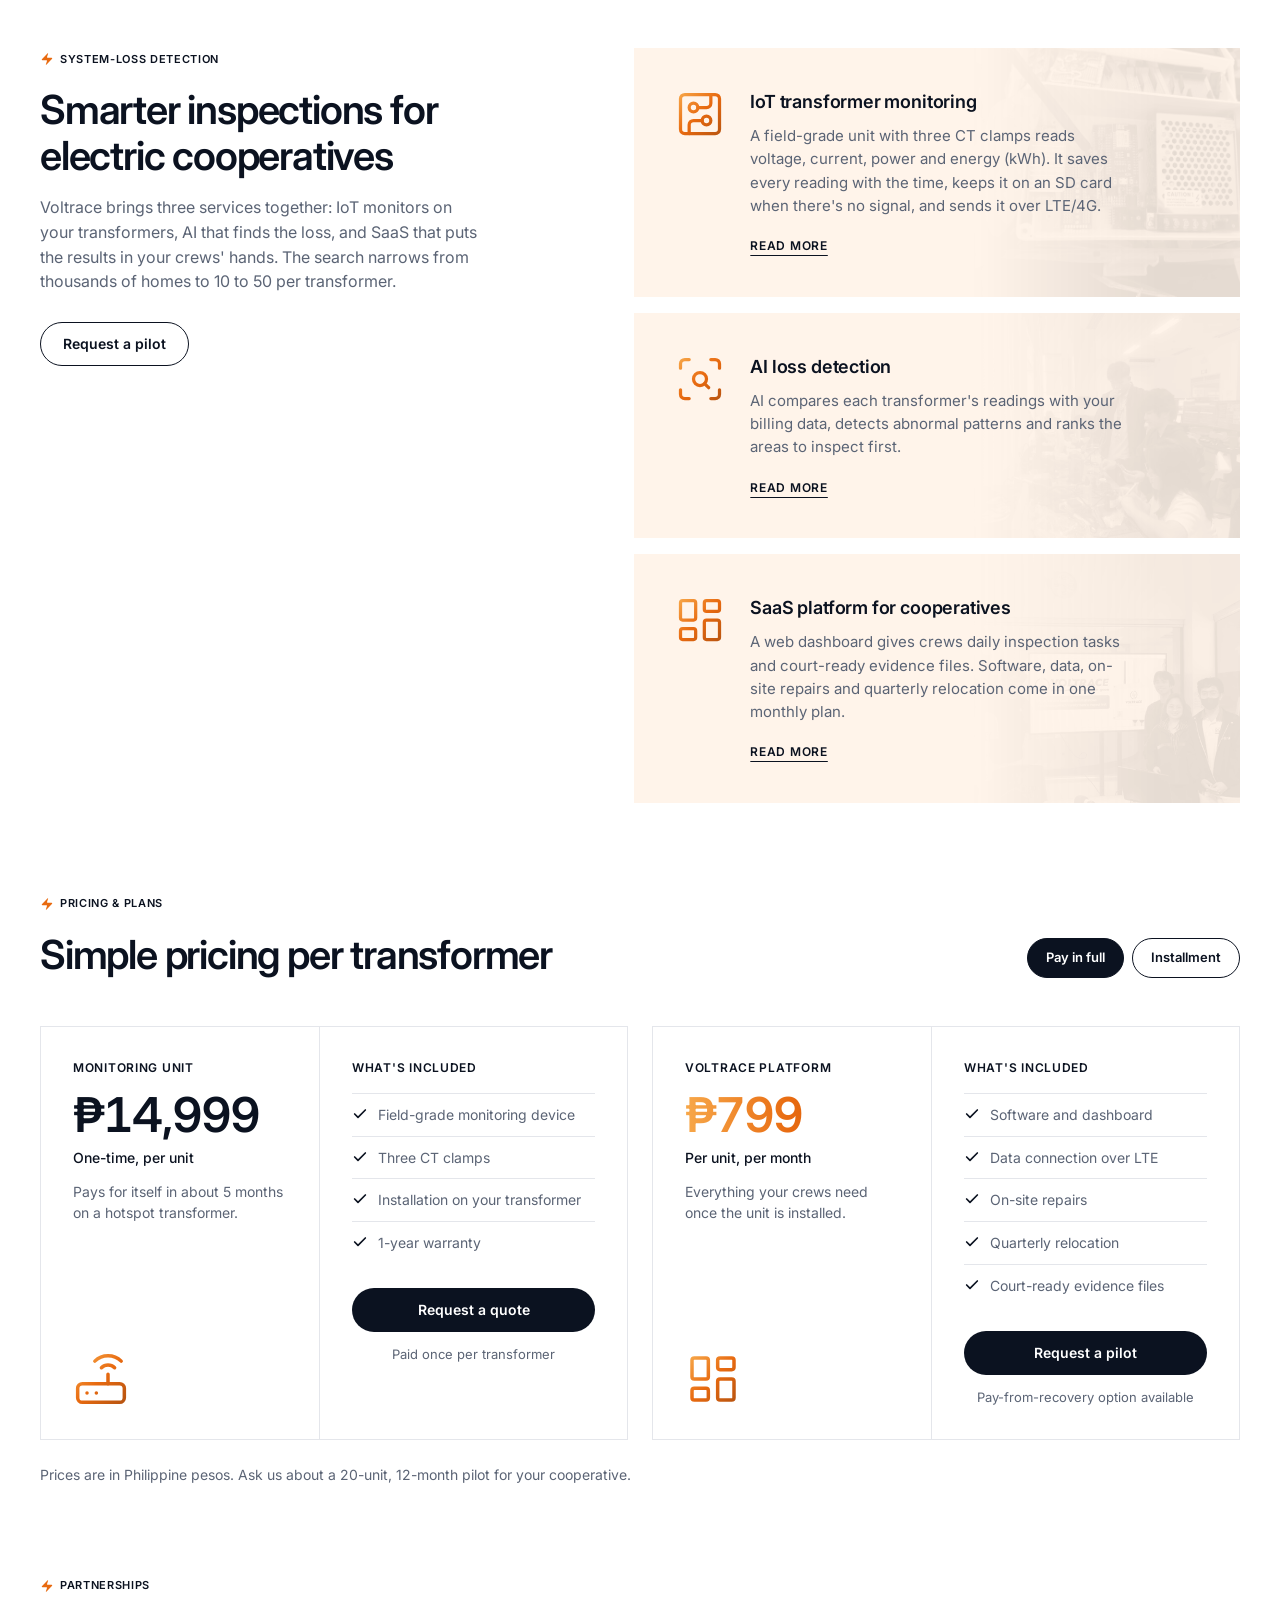
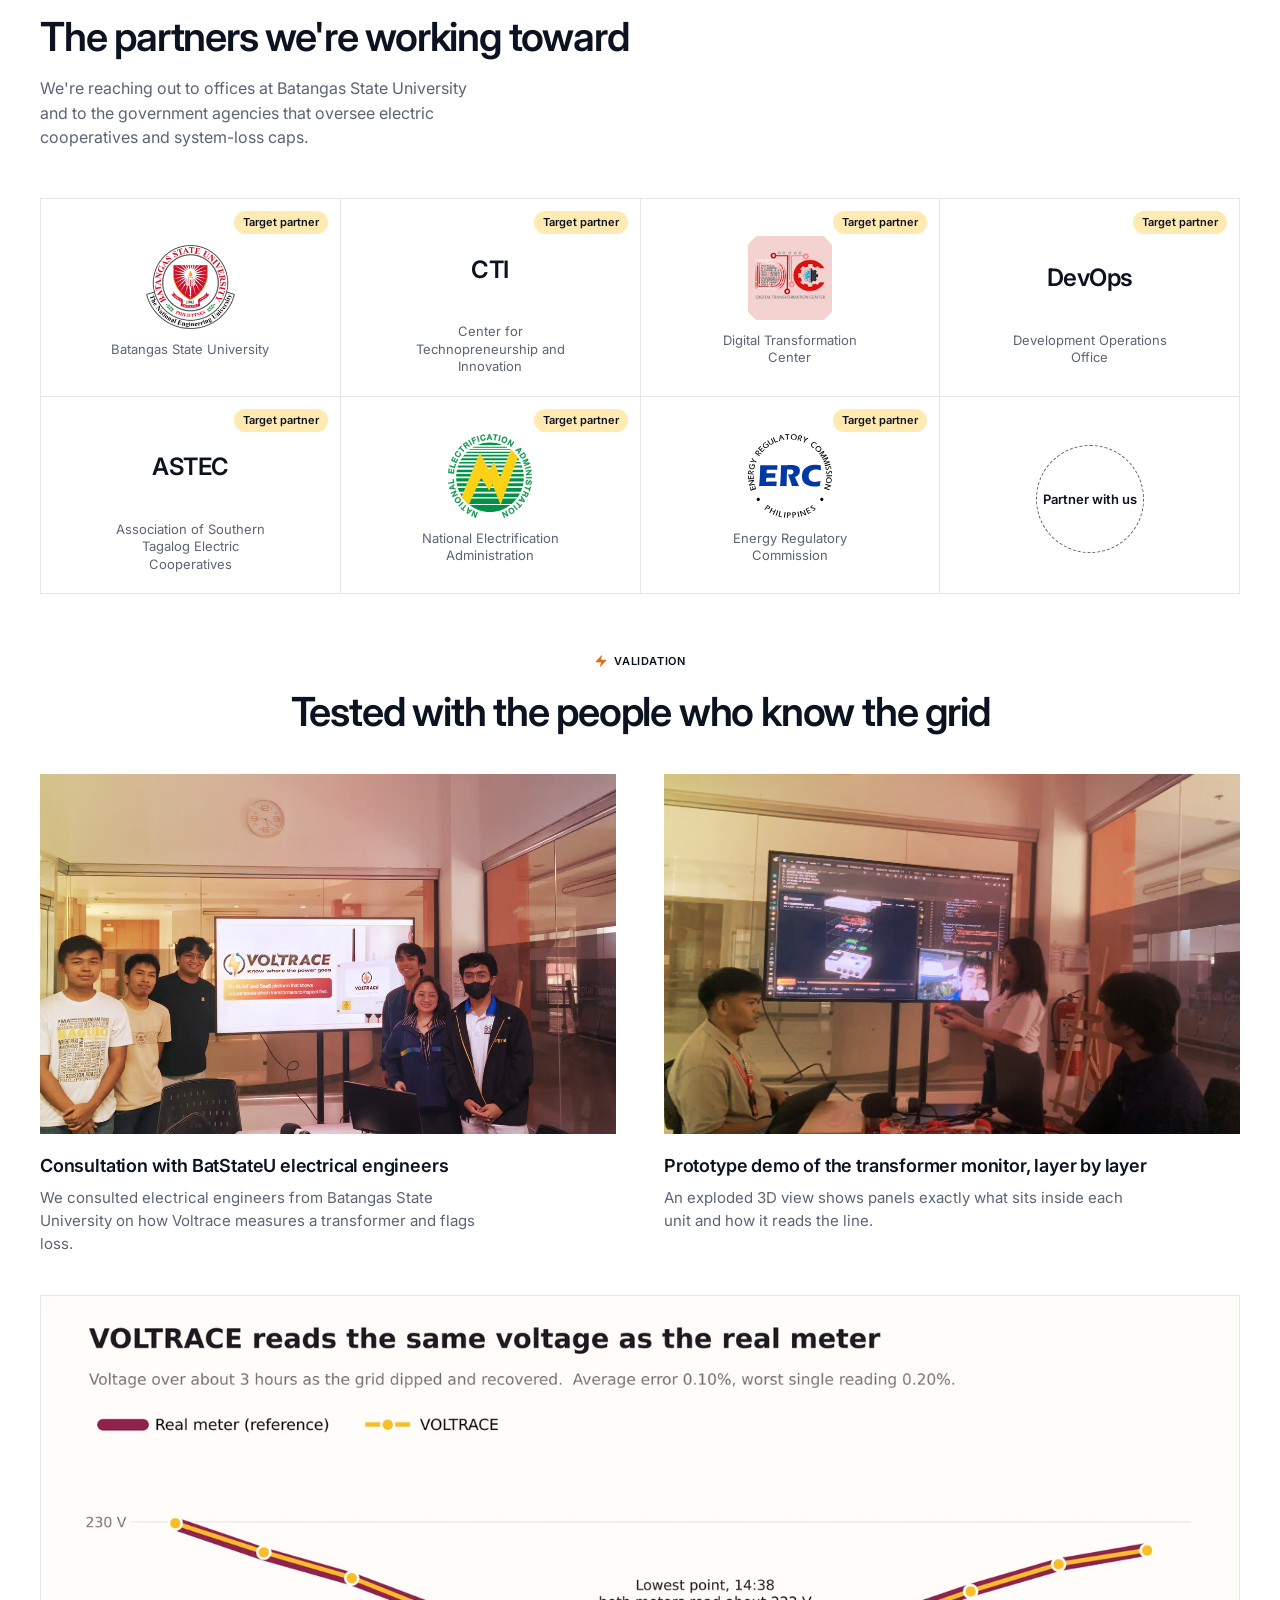
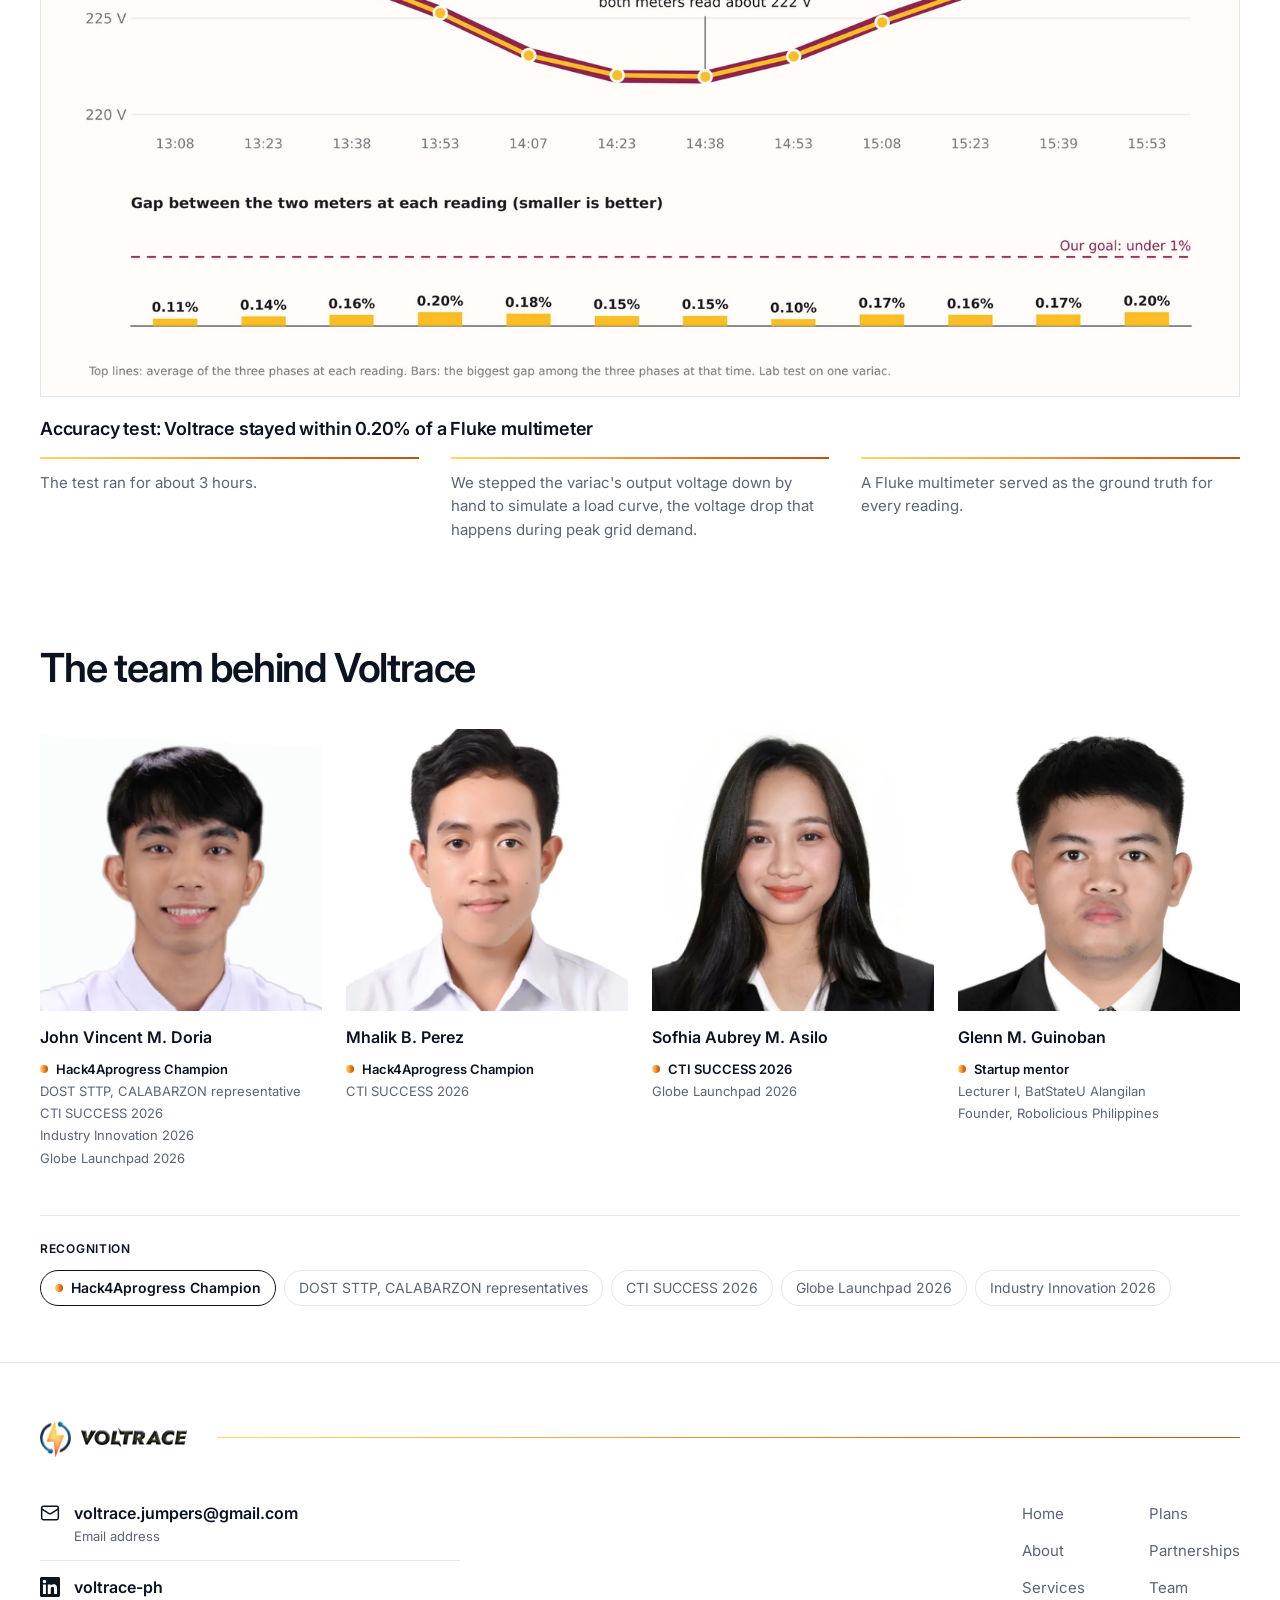
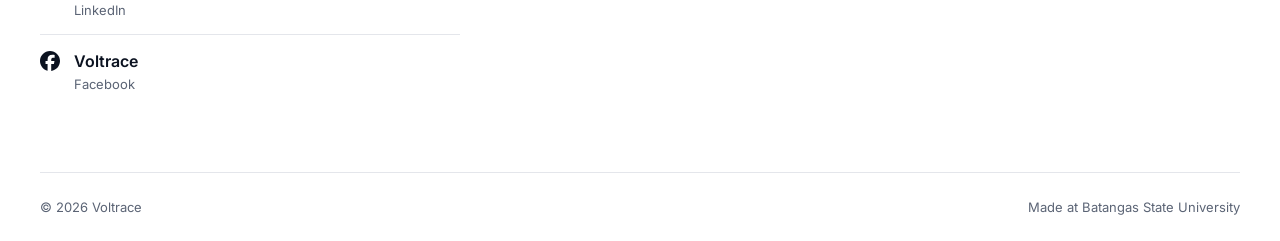
<file: about.html>
<!doctype html>
<html lang="en">
<head>
  <meta charset="utf-8">
  <title>About | Voltrace</title>
  <!-- The site is one page now; this keeps old /about links working -->
  <meta http-equiv="refresh" content="0; url=/#about">
  <link rel="canonical" href="/#about">
  <script>location.replace("/#about");</script>
</head>
<body>
  <a href="/#about">Go to About</a>
</body>
</html>
</file>
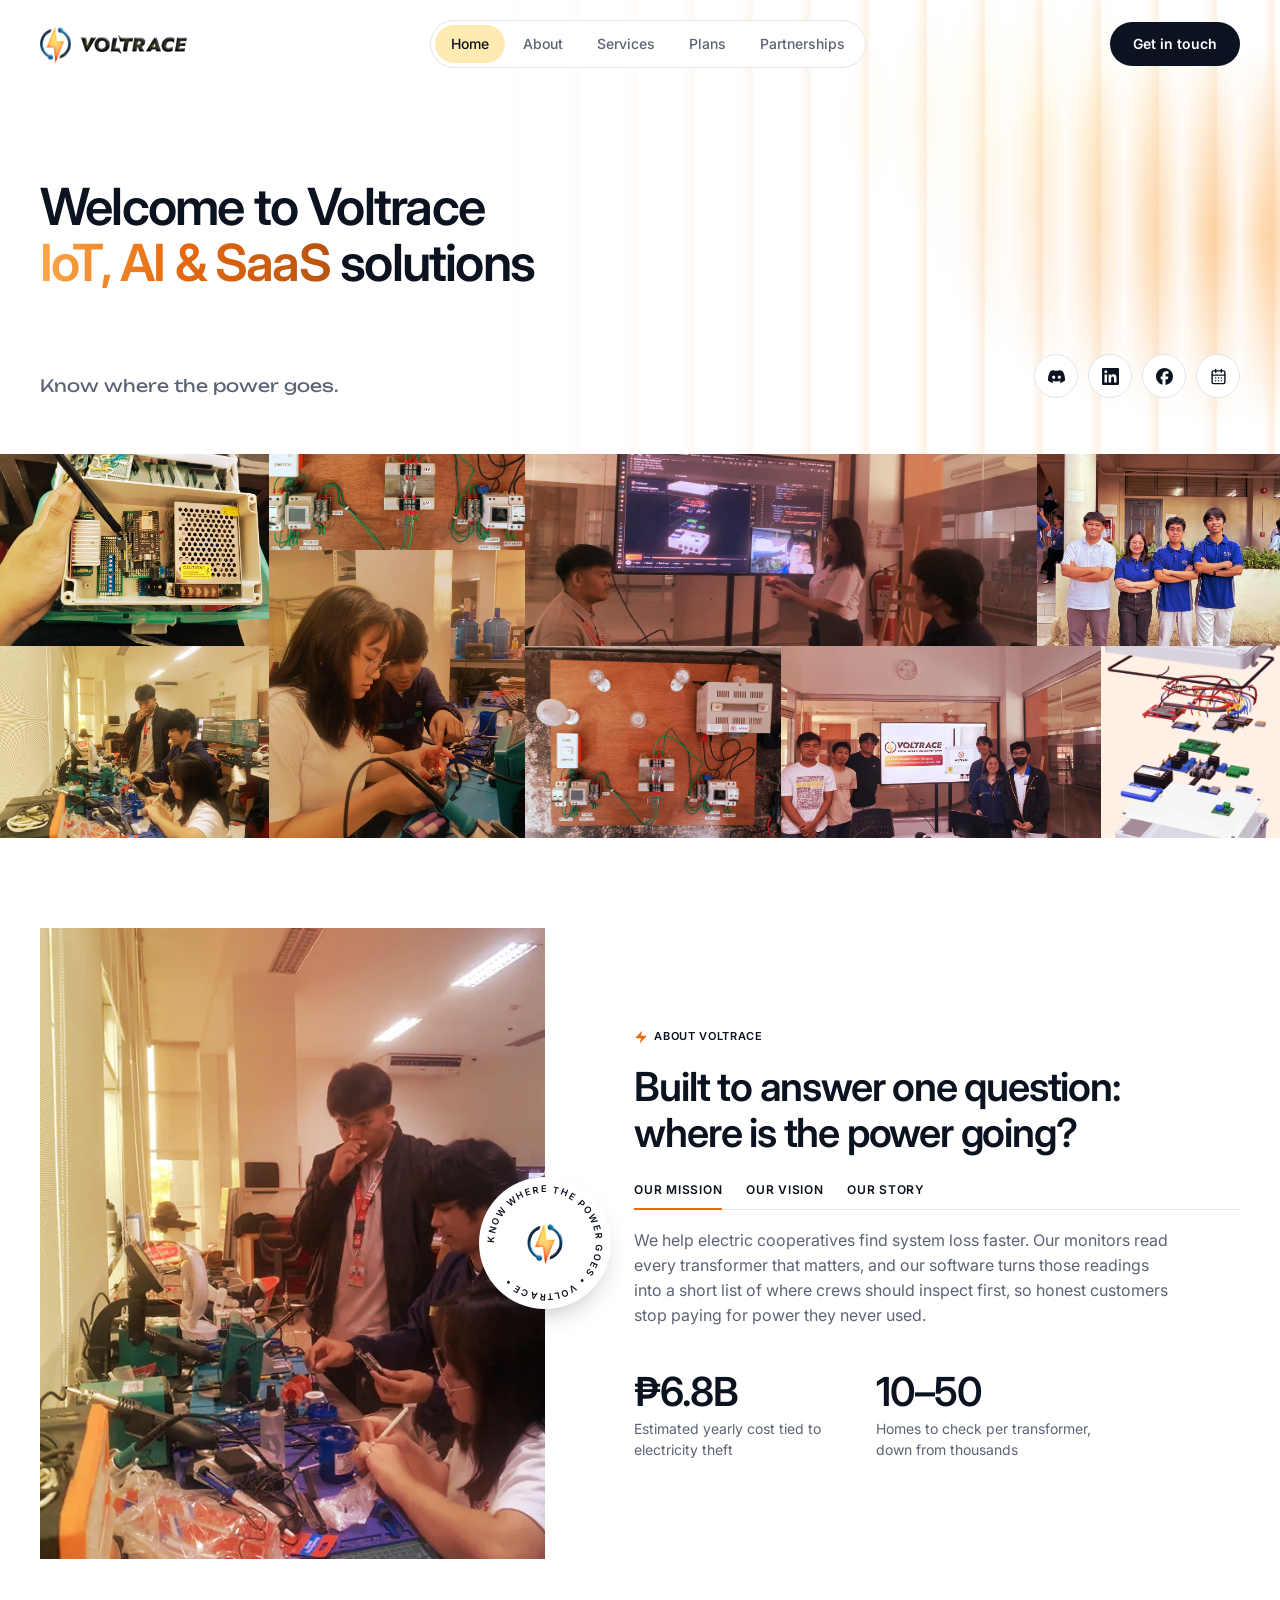
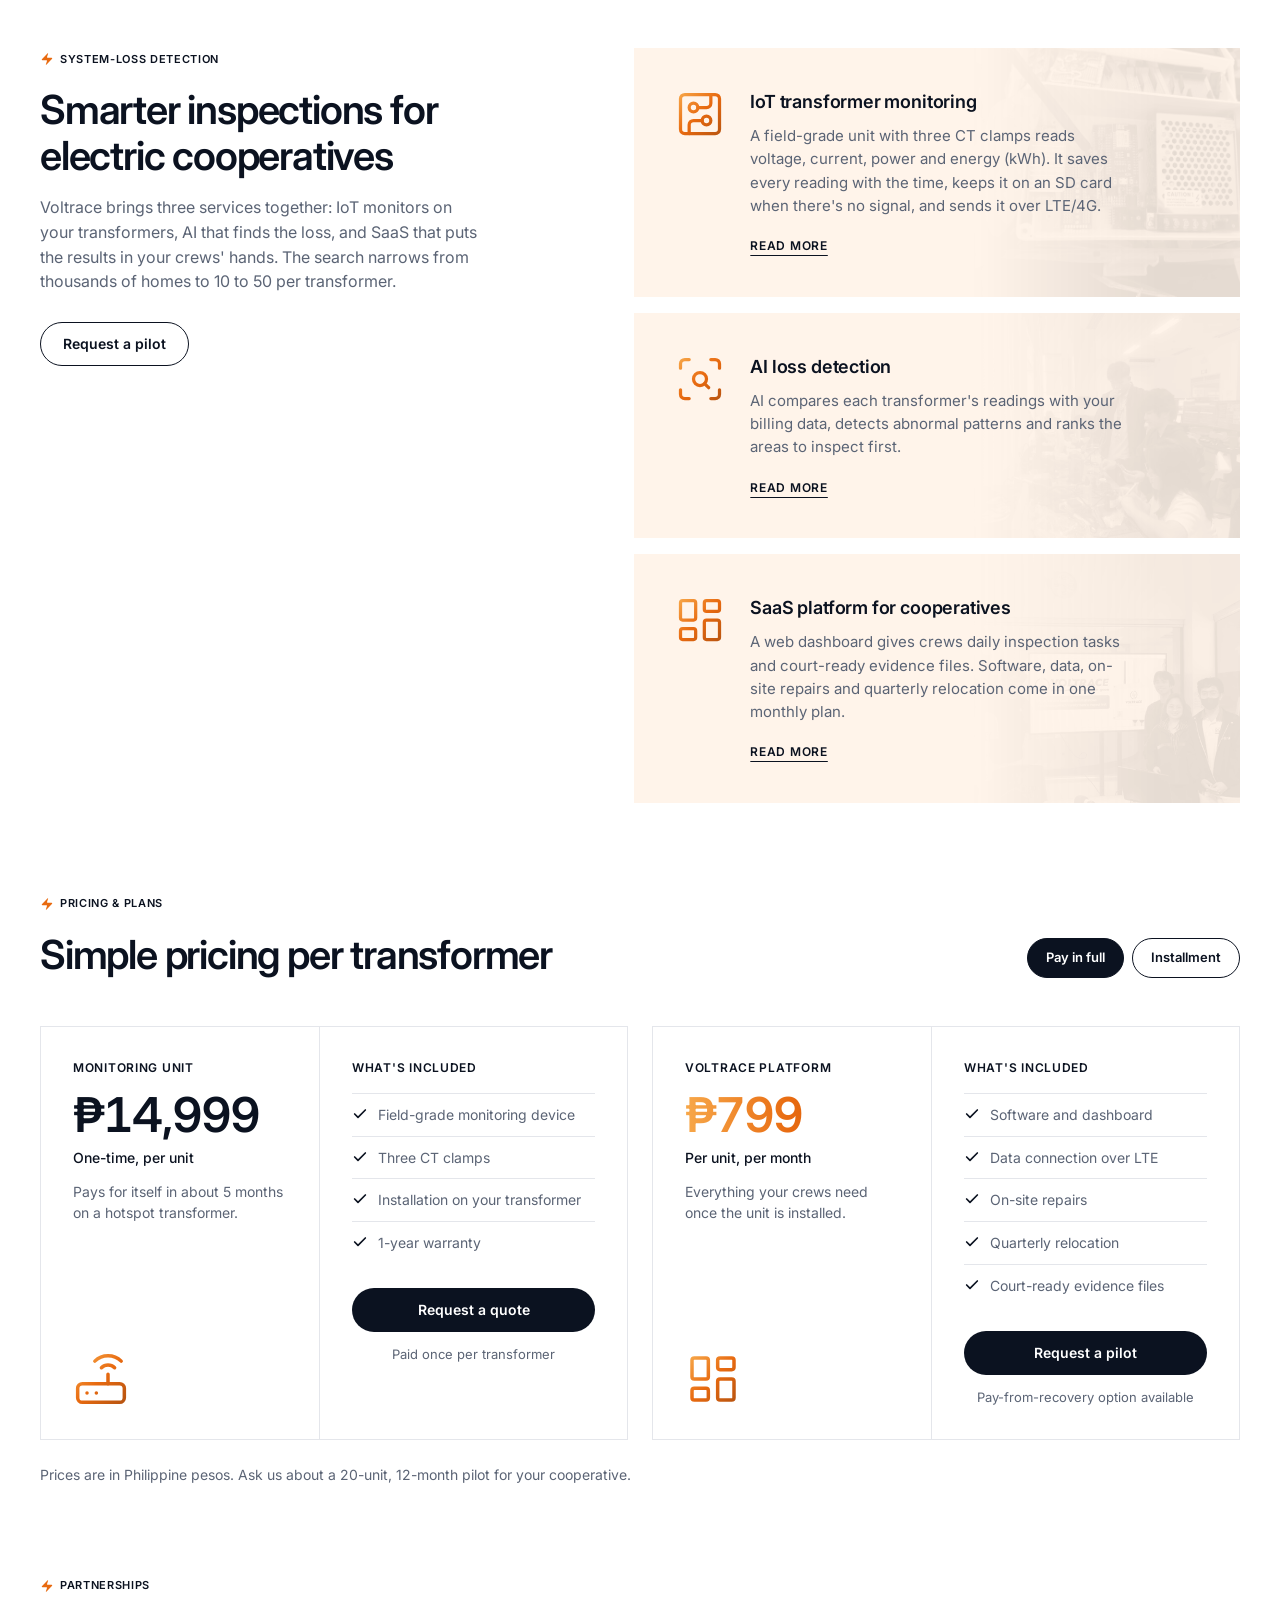
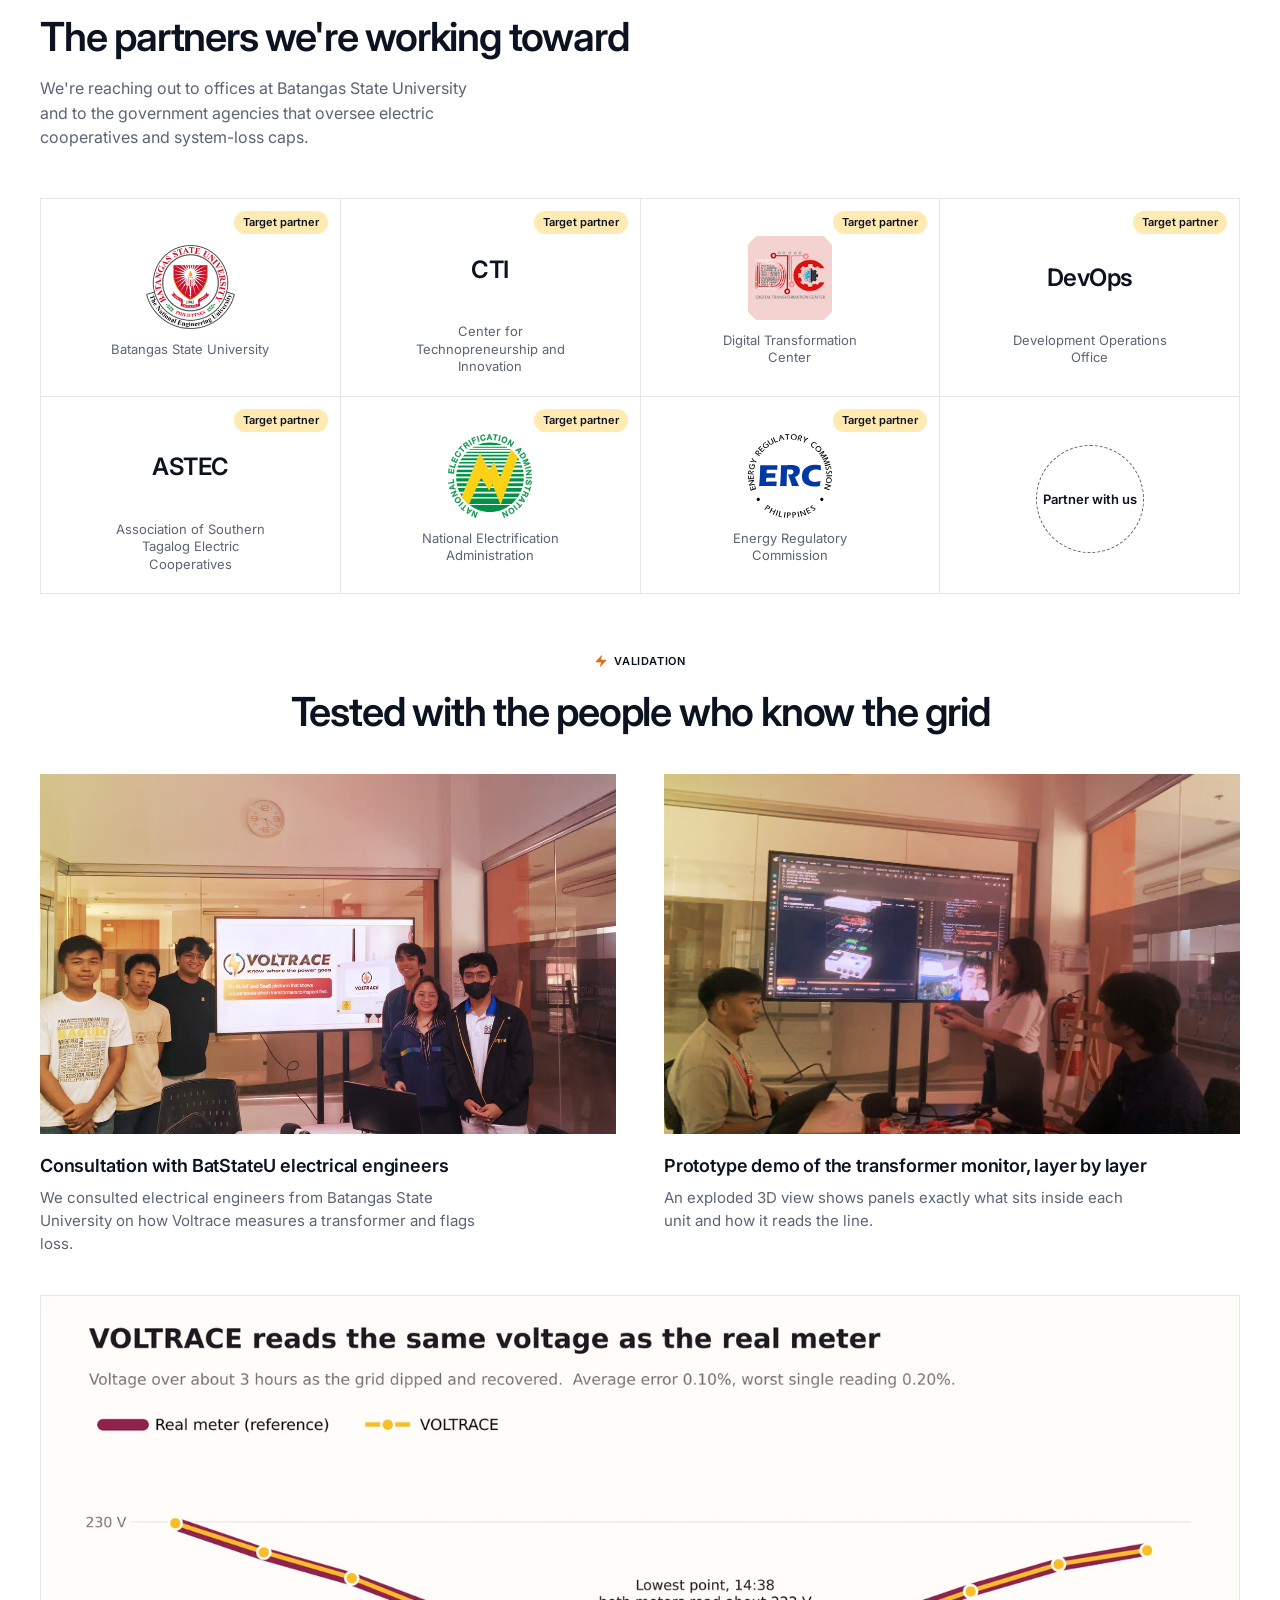
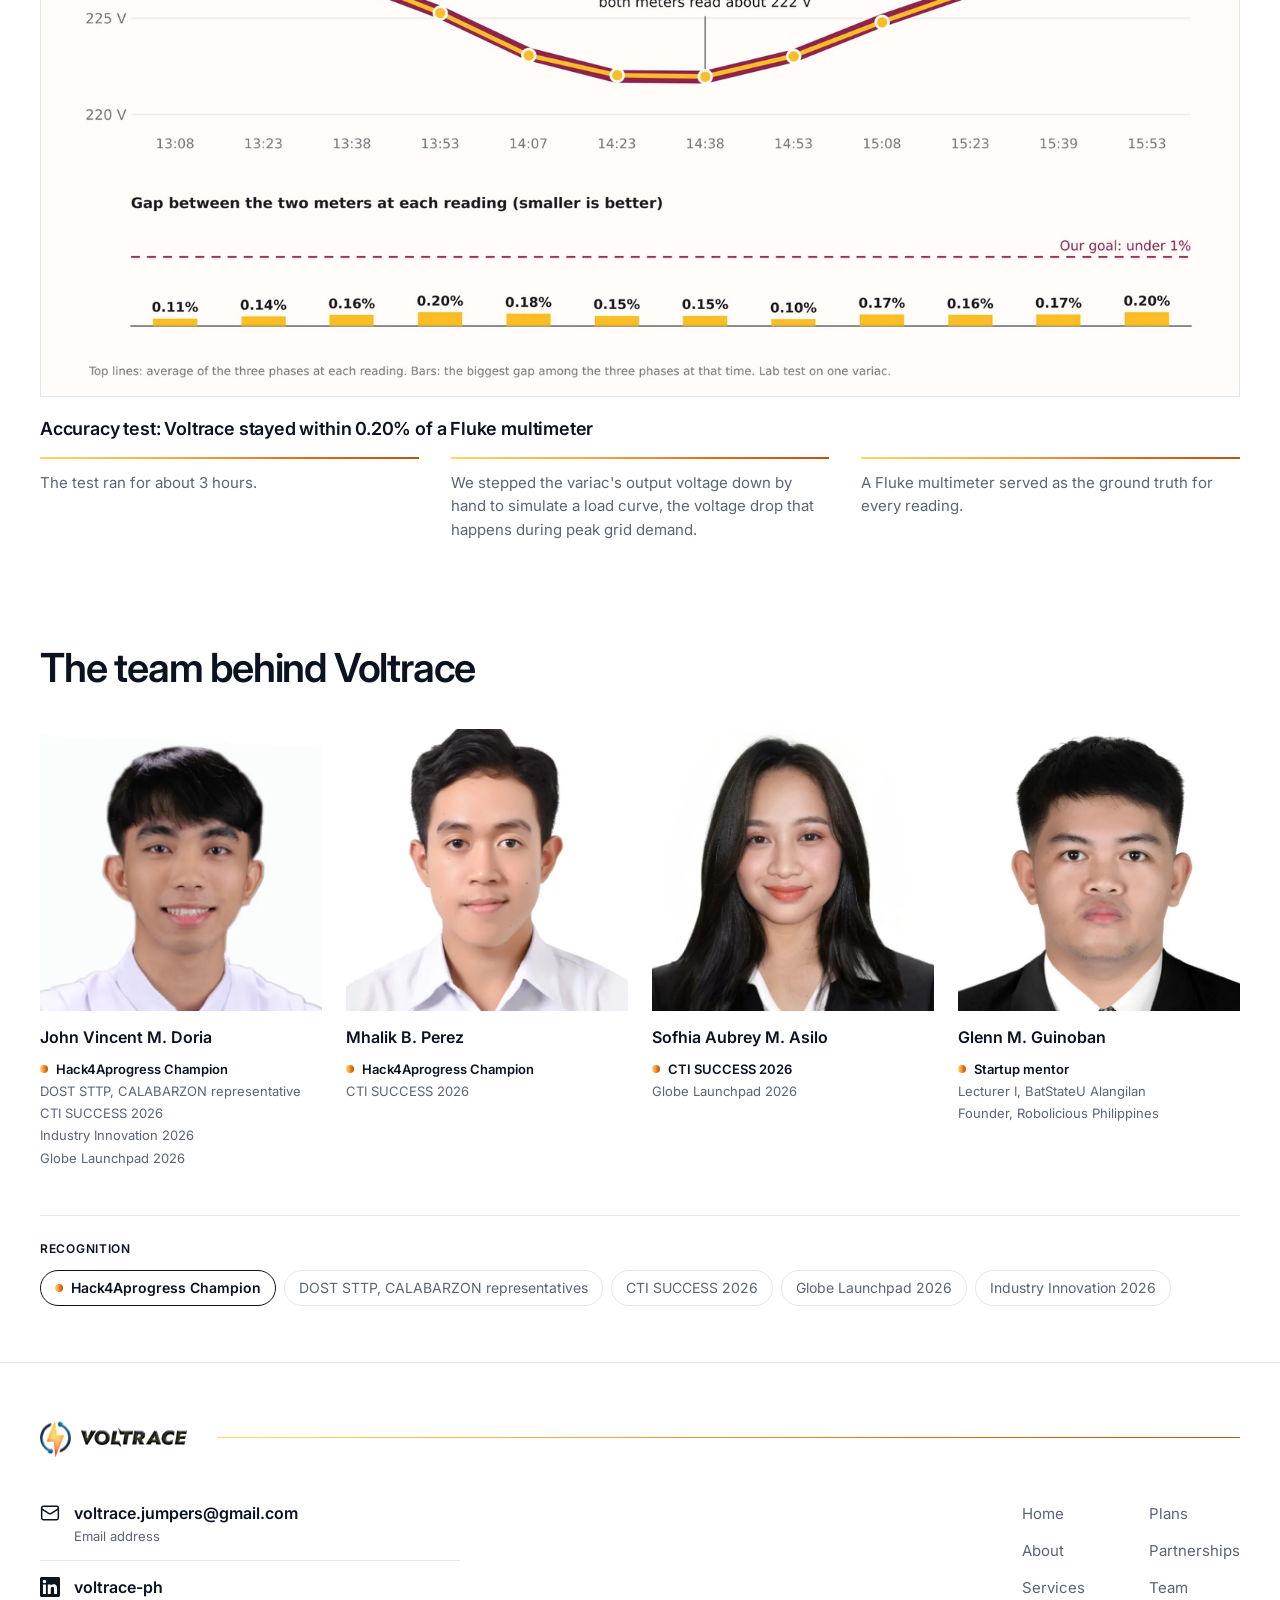
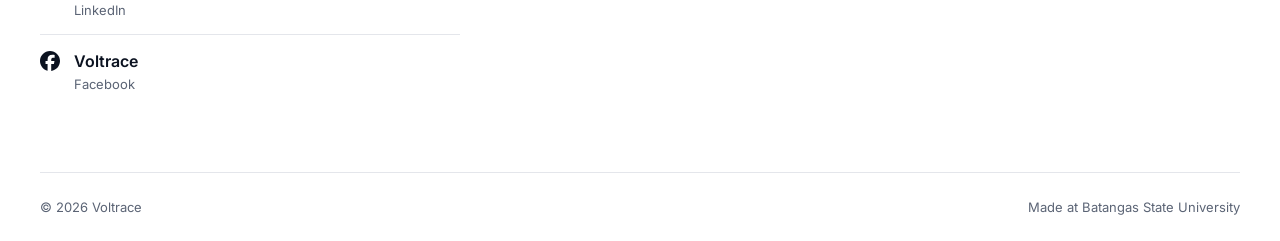
<file: partnerships.html>
<!doctype html>
<html lang="en">
<head>
  <meta charset="utf-8">
  <title>Partnerships | Voltrace</title>
  <!-- The site is one page now; this keeps old /partnerships links working -->
  <meta http-equiv="refresh" content="0; url=/#partnerships">
  <link rel="canonical" href="/#partnerships">
  <script>location.replace("/#partnerships");</script>
</head>
<body>
  <a href="/#partnerships">Go to Partnerships</a>
</body>
</html>
</file>
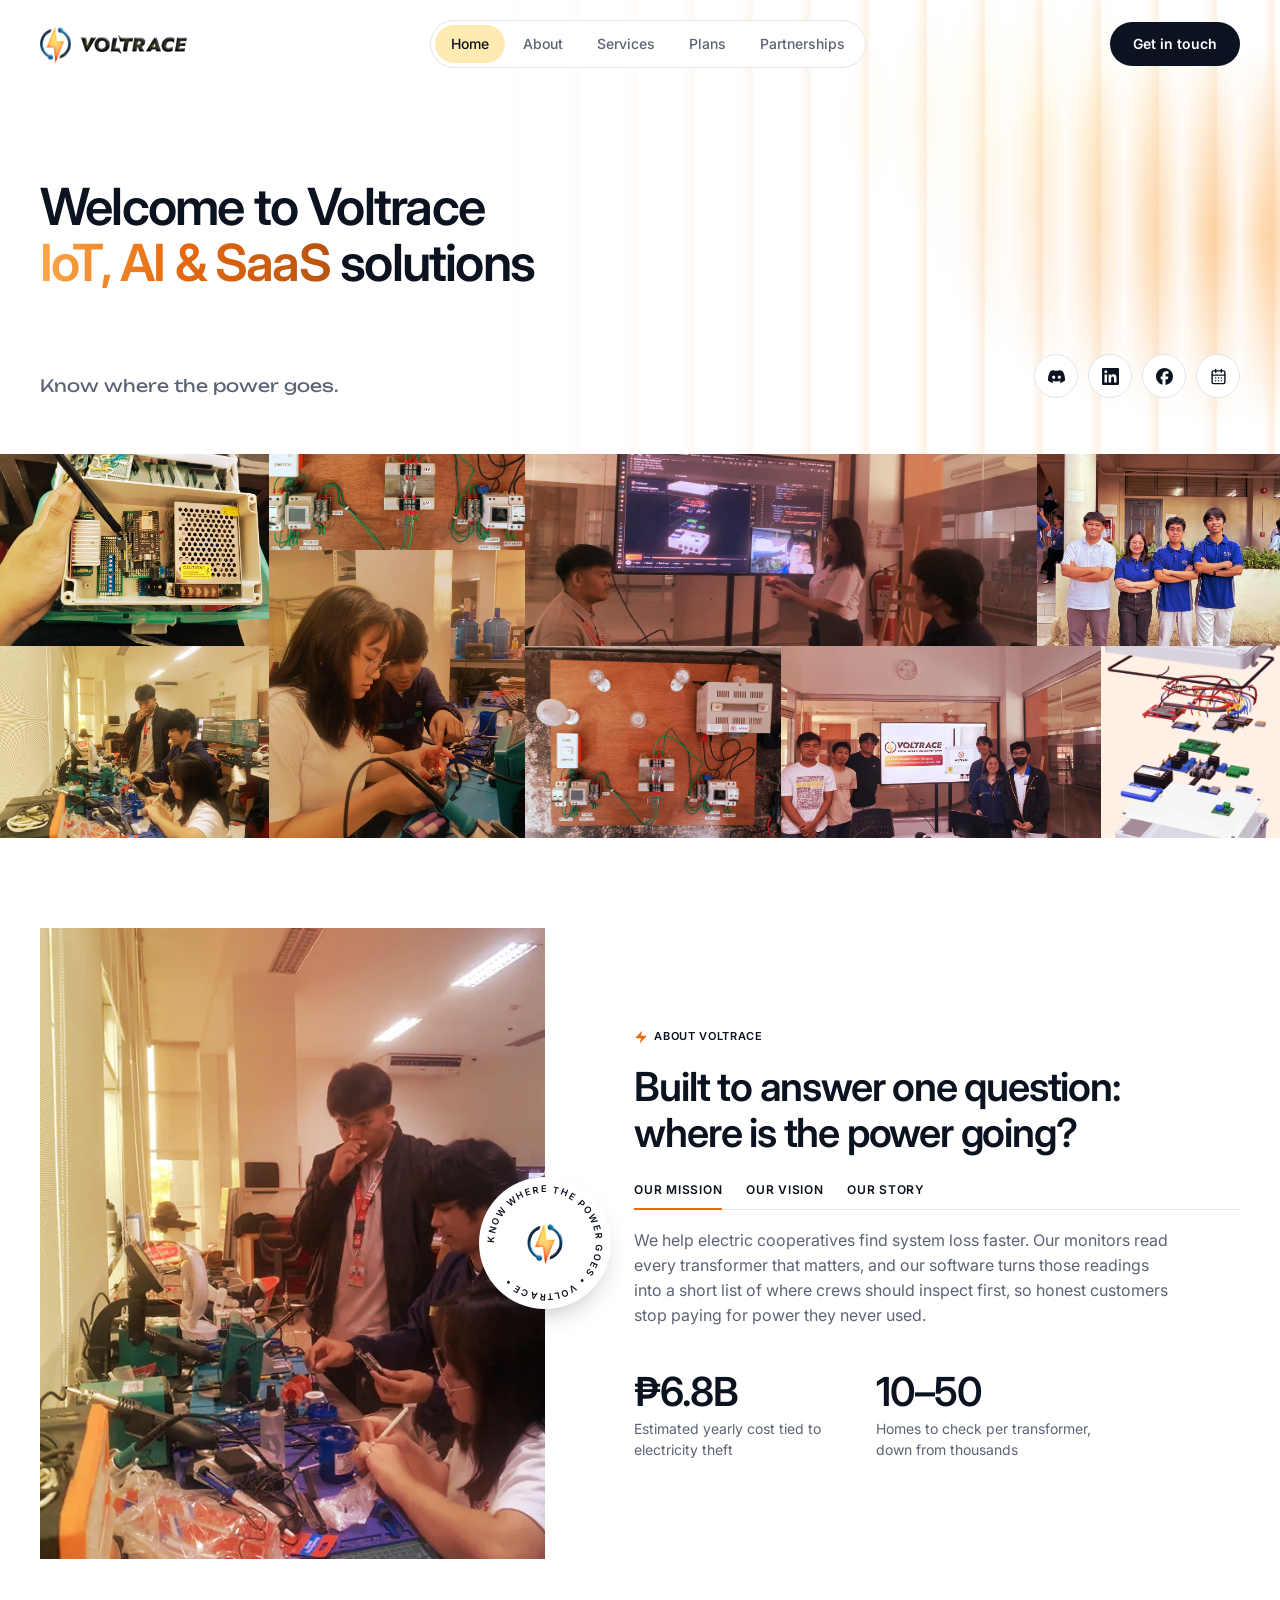
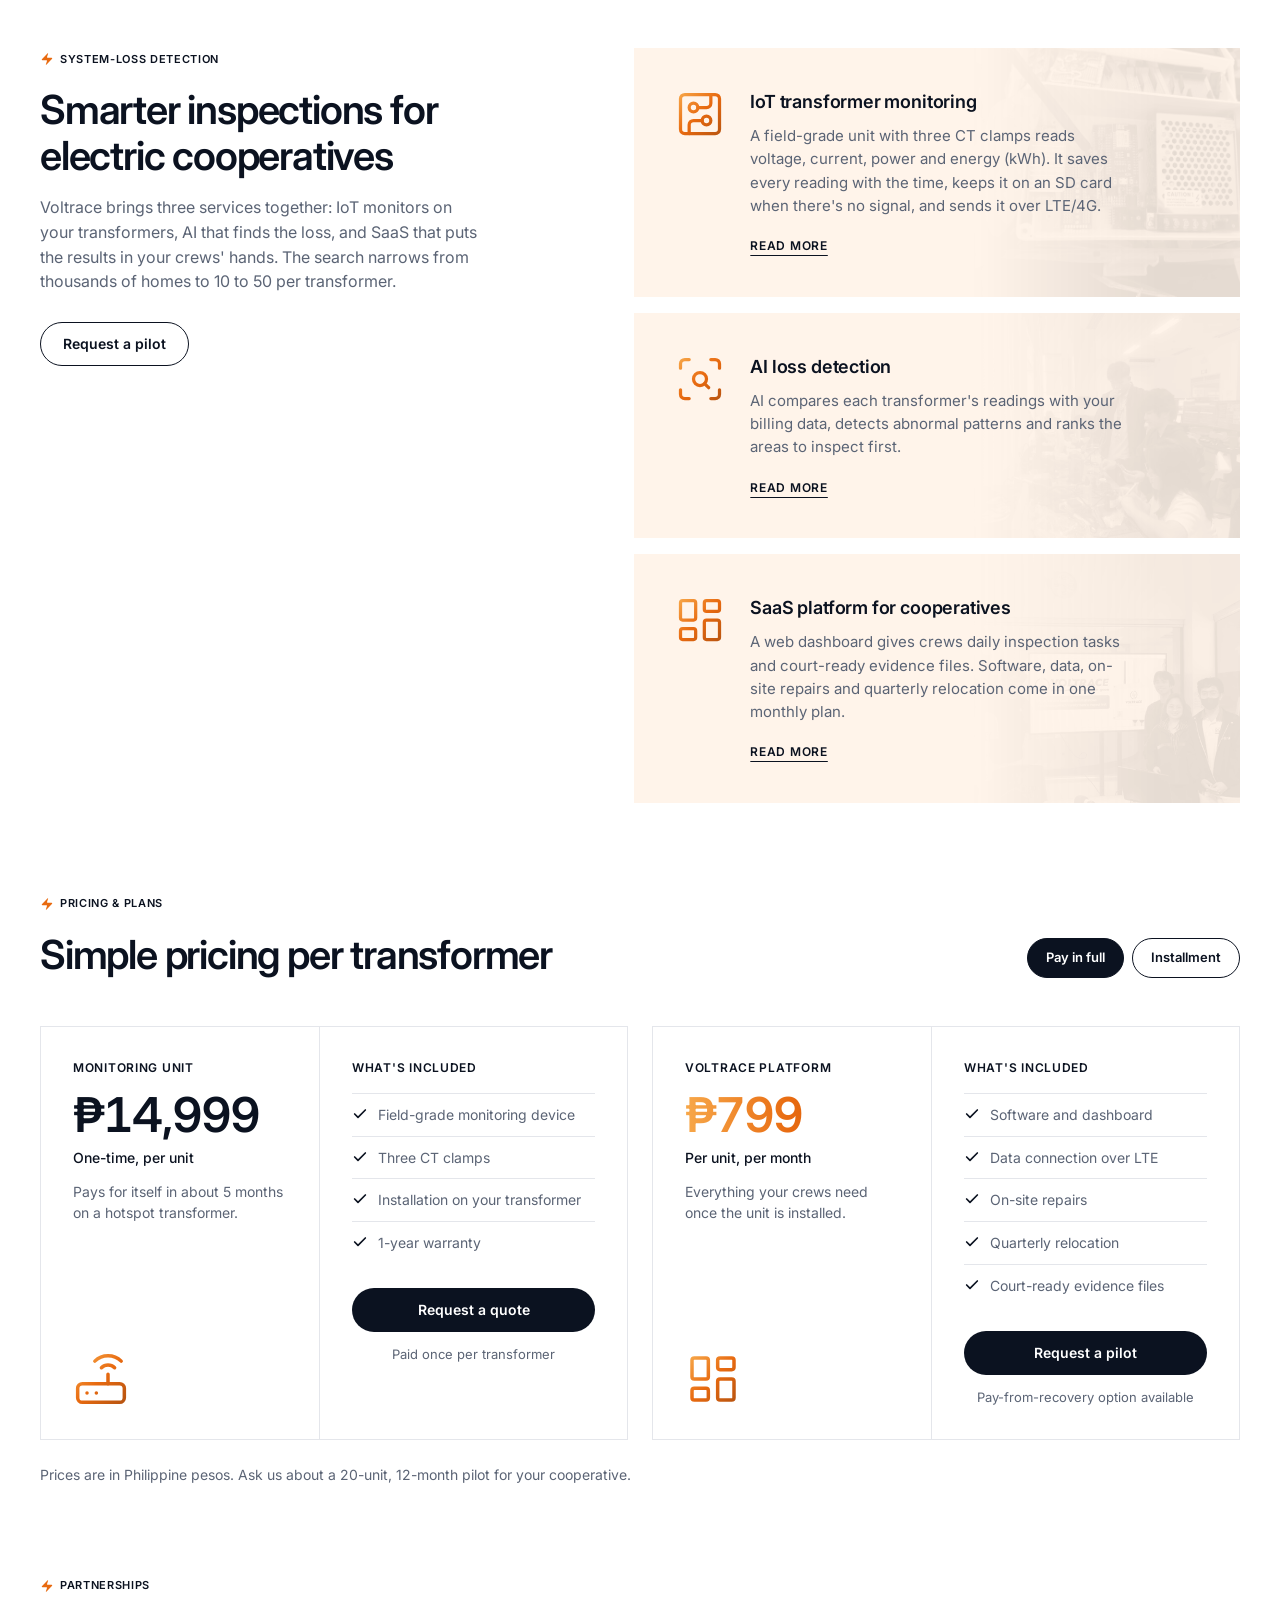
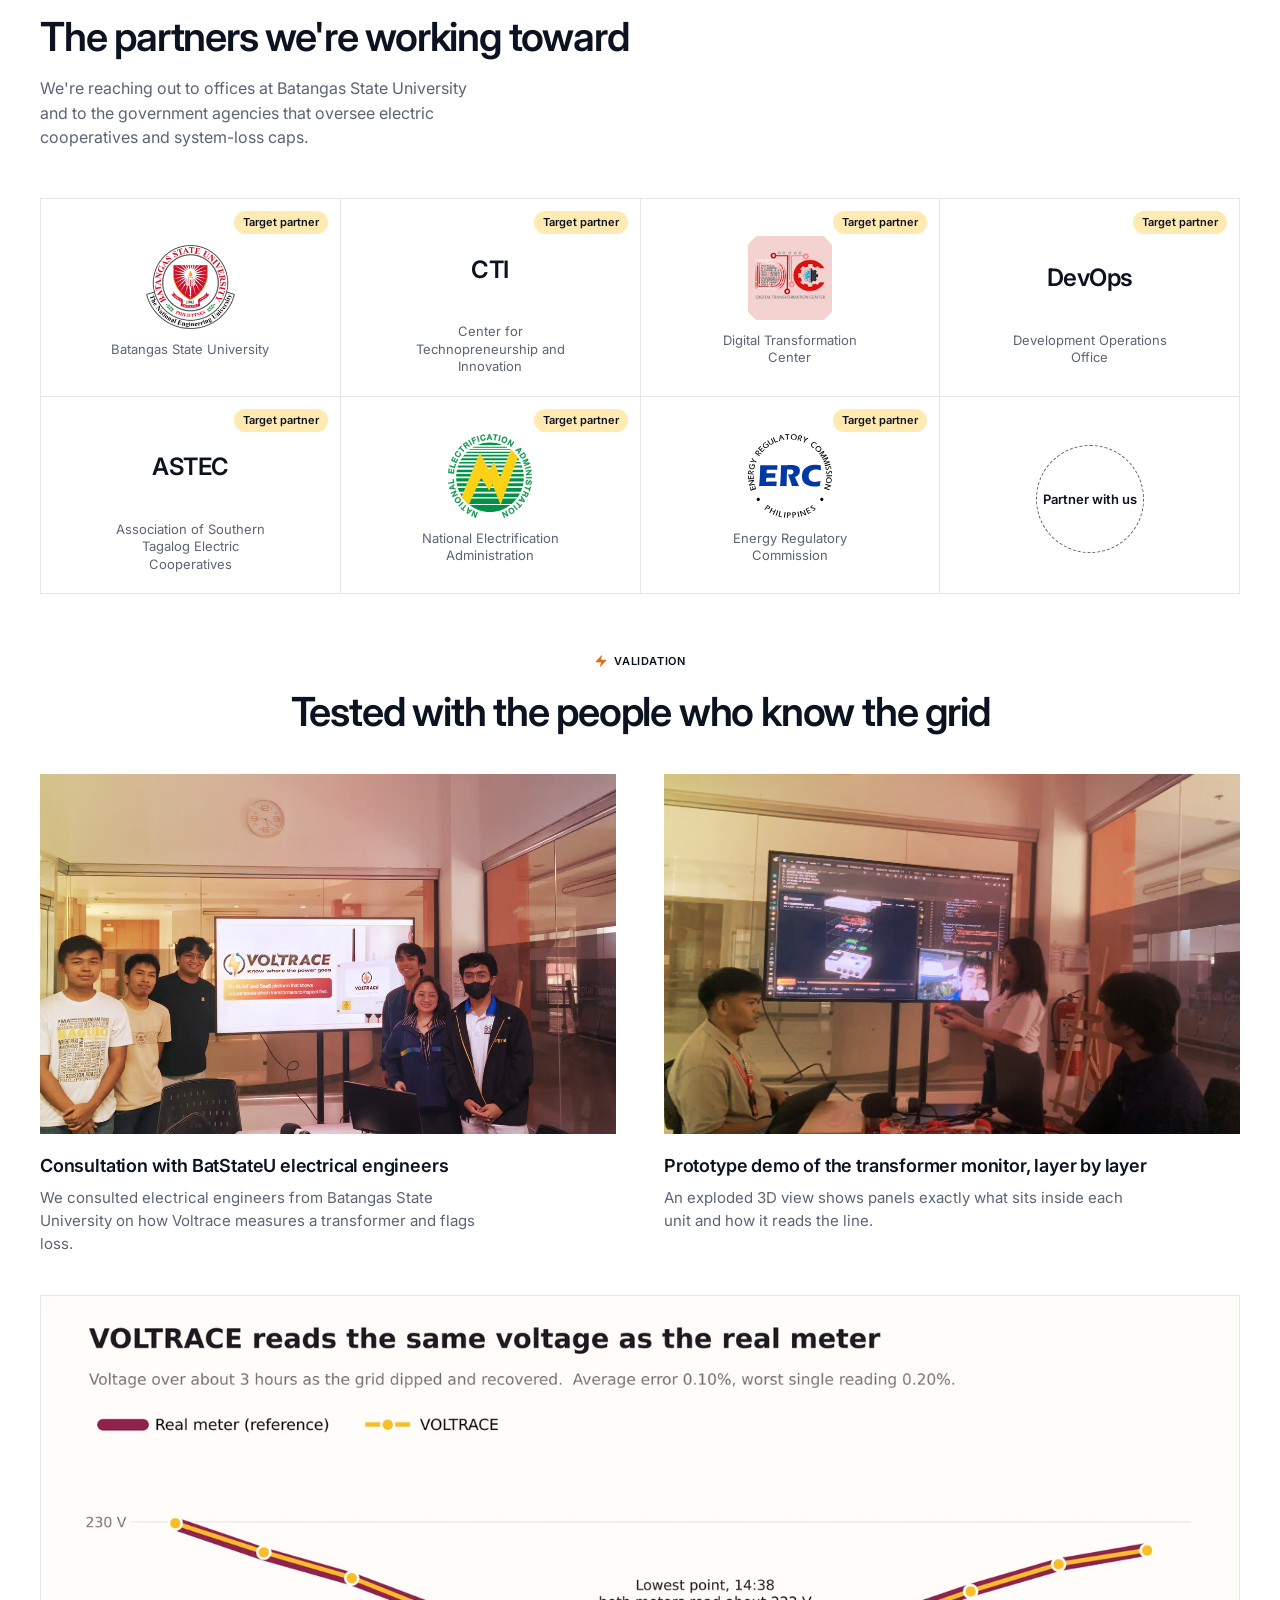
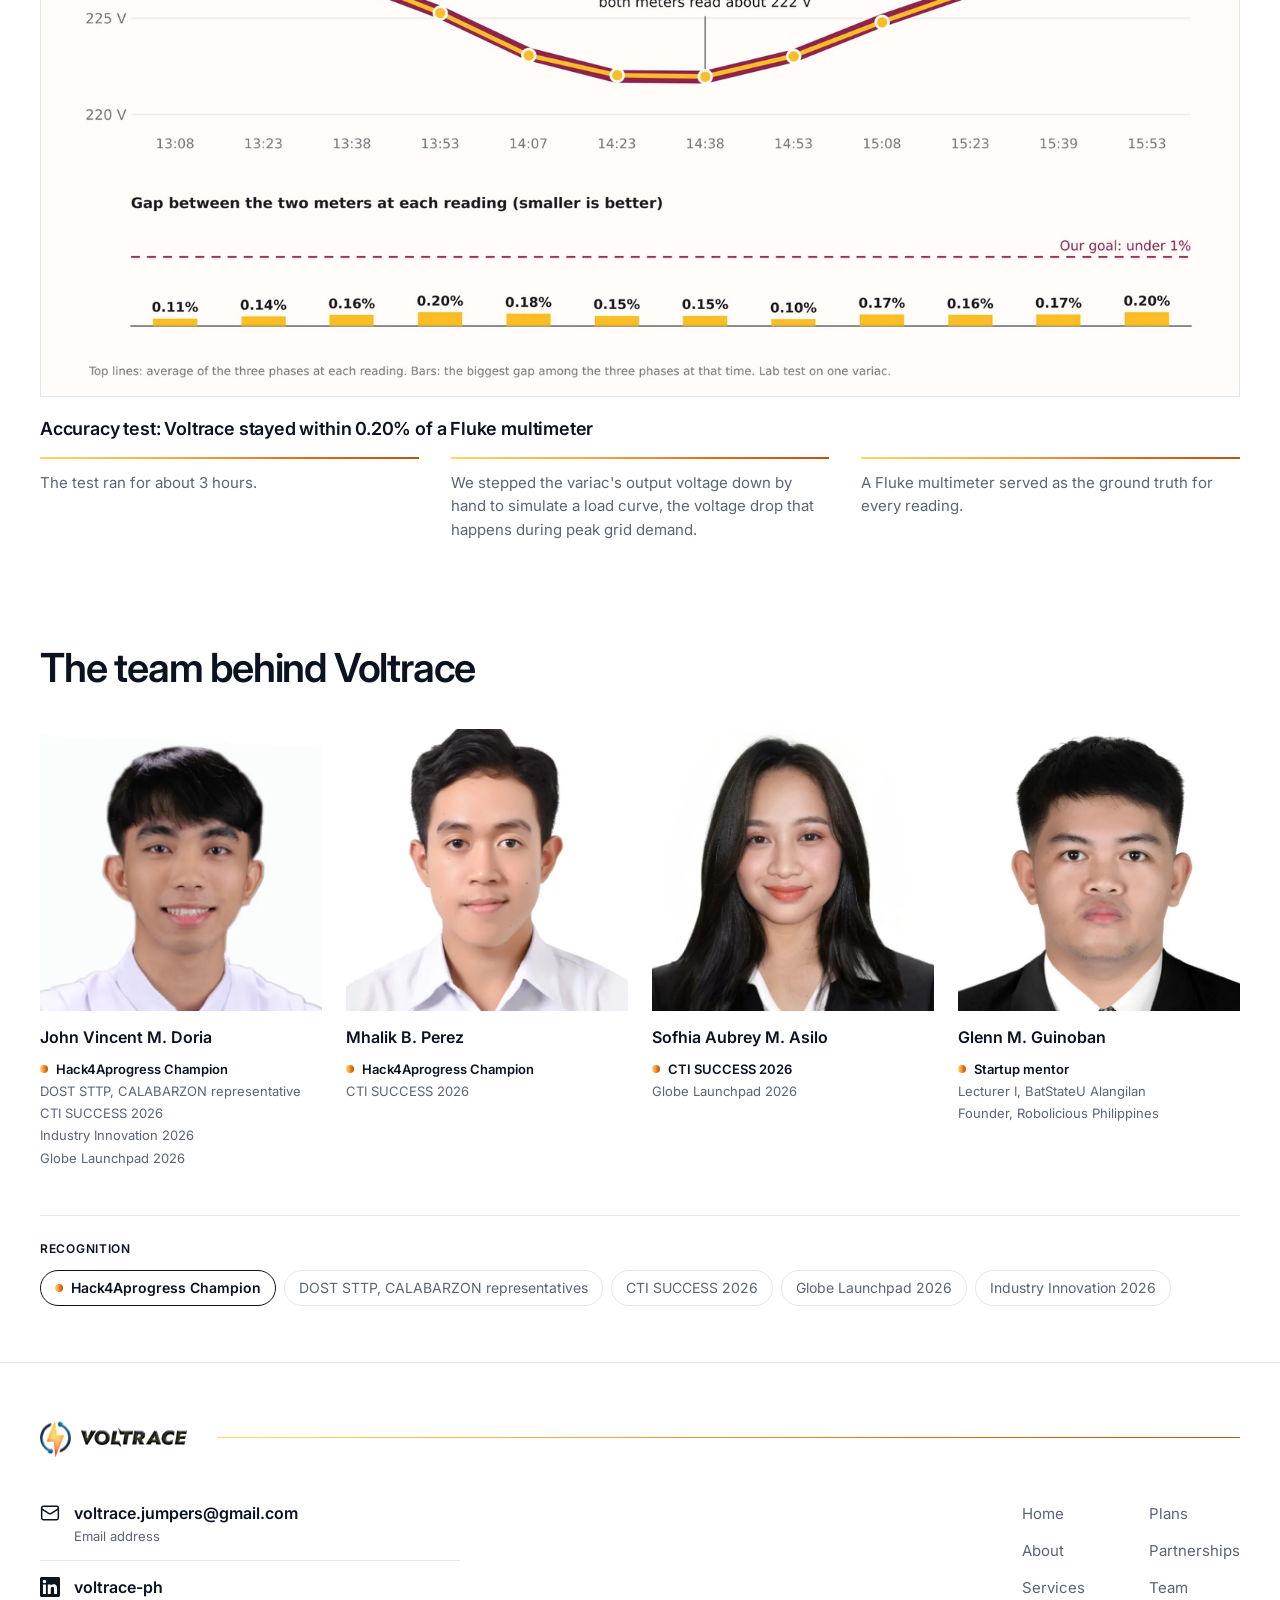
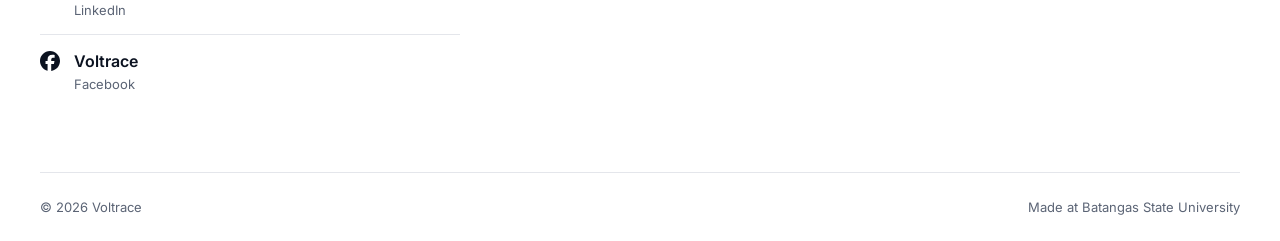
<file: plans.html>
<!doctype html>
<html lang="en">
<head>
  <meta charset="utf-8">
  <title>Plans | Voltrace</title>
  <!-- The site is one page now; this keeps old /plans links working -->
  <meta http-equiv="refresh" content="0; url=/#plans">
  <link rel="canonical" href="/#plans">
  <script>location.replace("/#plans");</script>
</head>
<body>
  <a href="/#plans">Go to Plans</a>
</body>
</html>
</file>
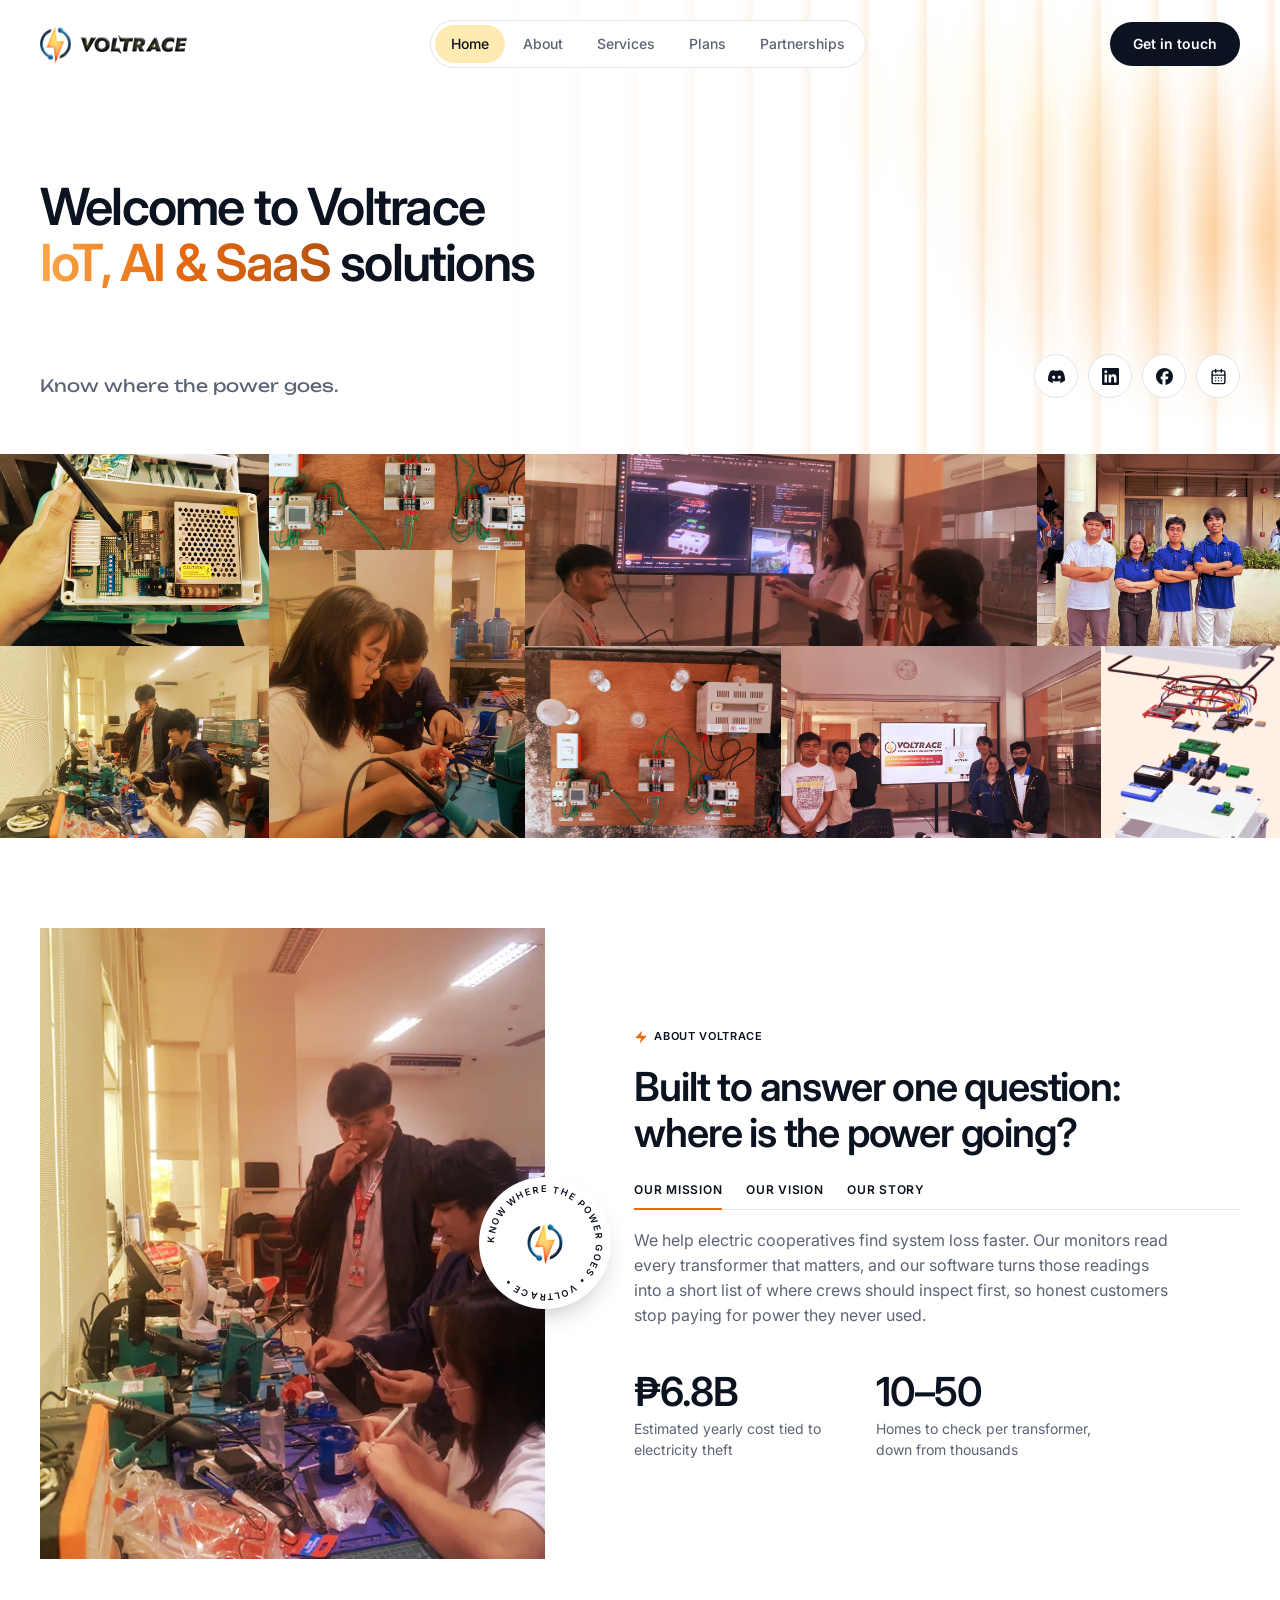
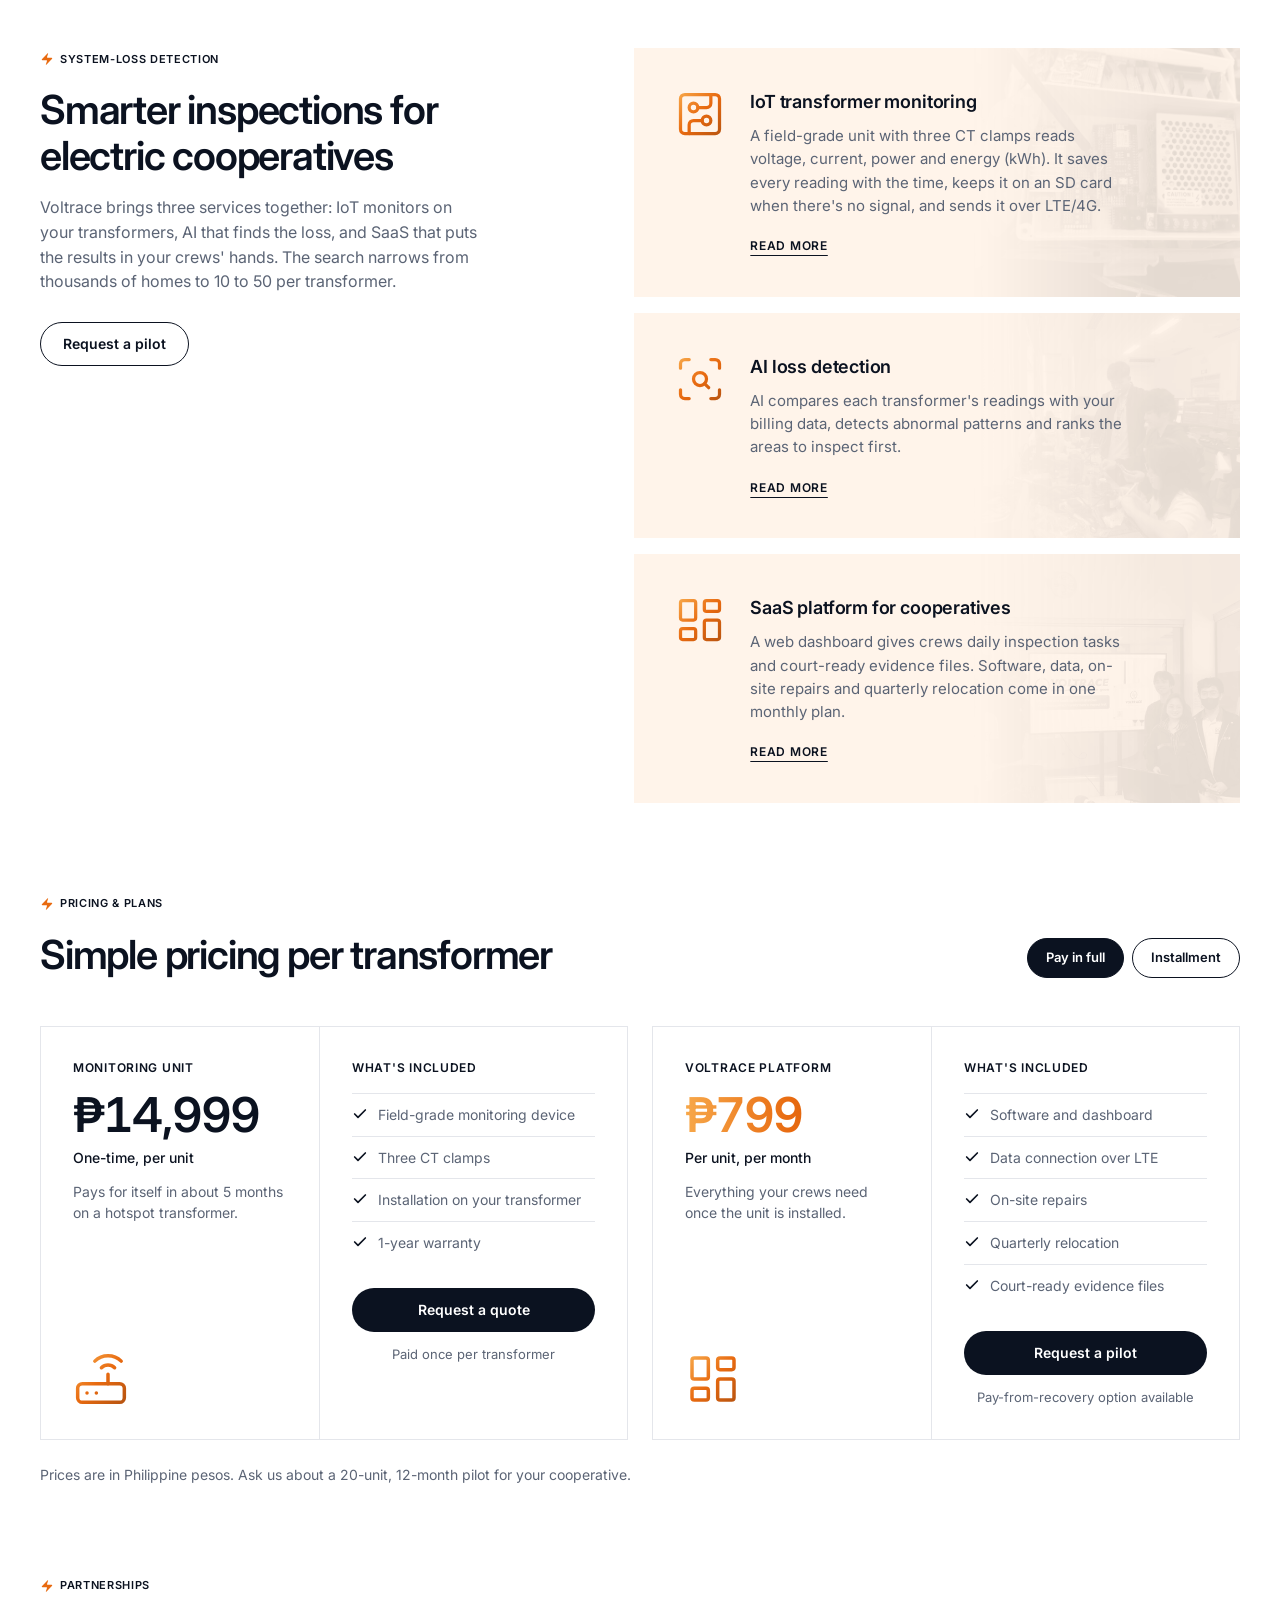
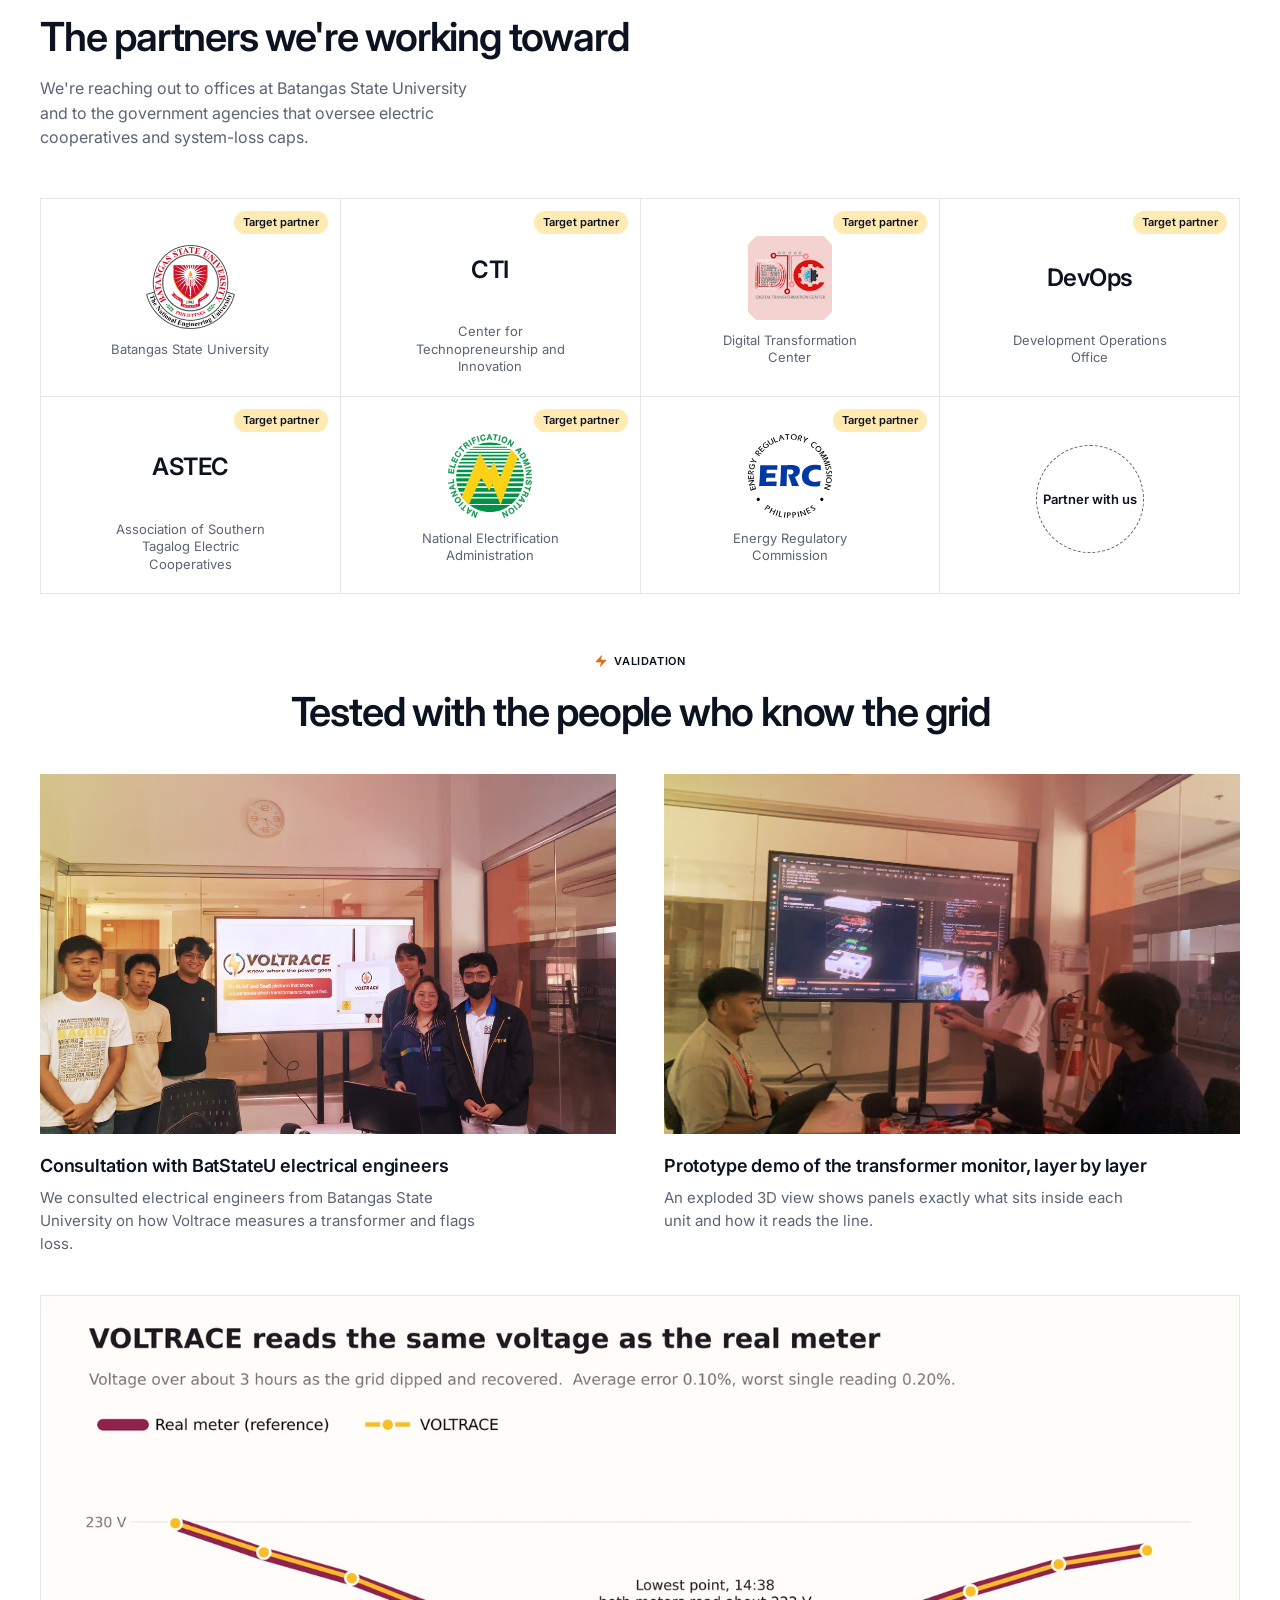
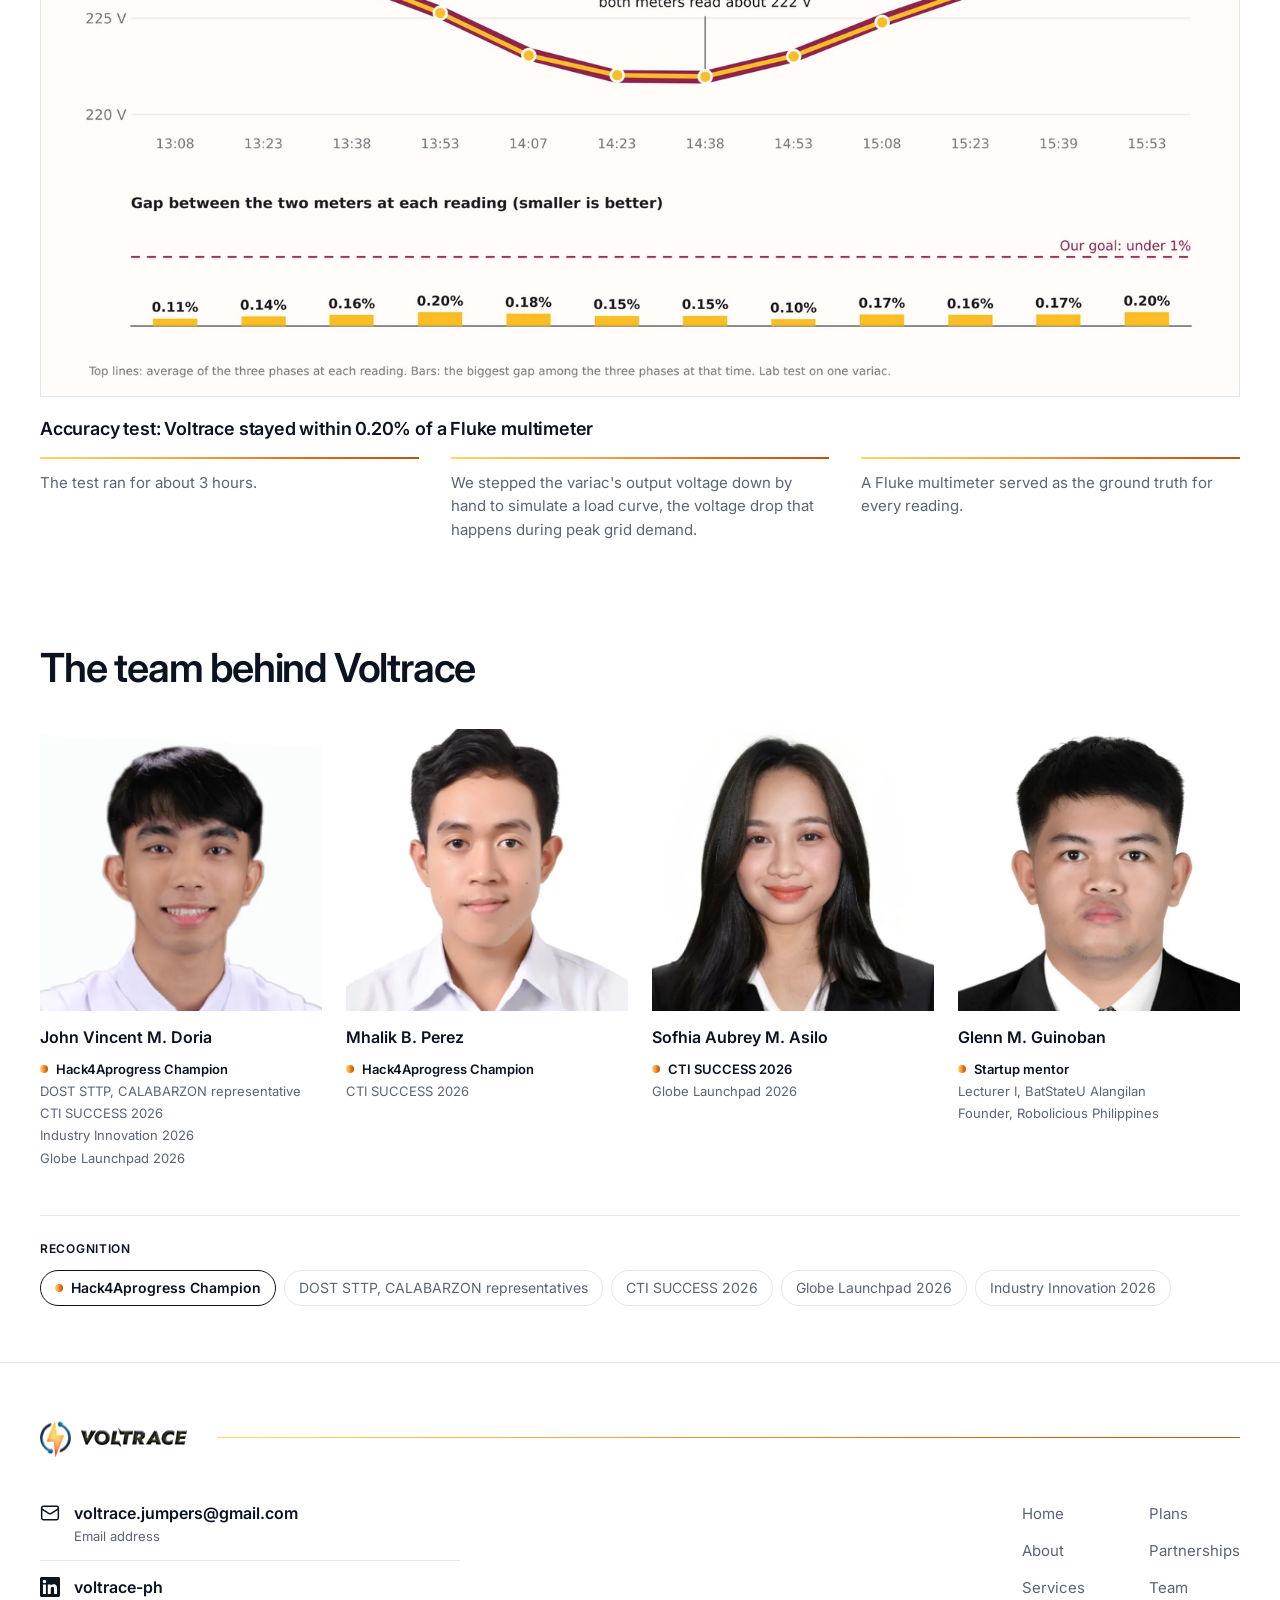
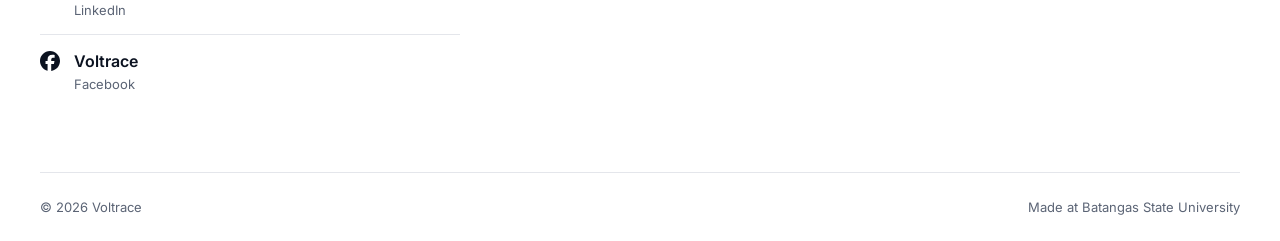
<file: services.html>
<!doctype html>
<html lang="en">
<head>
  <meta charset="utf-8">
  <title>Services | Voltrace</title>
  <!-- The site is one page now; this keeps old /services links working -->
  <meta http-equiv="refresh" content="0; url=/#services">
  <link rel="canonical" href="/#services">
  <script>location.replace("/#services");</script>
</head>
<body>
  <a href="/#services">Go to Services</a>
</body>
</html>
</file>
<file: styles.css>
/* Palette from the Voltrace pitch deck */
:root {
  /* Orange and navy, as in the logo; sun and amber from the deck gradient */
  --ink: #0b1220;
  --ink-soft: #1d2a44;
  --paper: #ffffff;
  --sun: #ffd862;
  --amber: #f7a84a;
  --orange: #e86a10;
  --orange-deep: #b85410;
  --cream: #ffeab1;
  --peach: #fff4ea;
  --muted: #5b6475;
  --line: #e4e6eb;

  --brand-gradient: linear-gradient(90deg, var(--sun), var(--amber) 35%, var(--orange) 70%, var(--orange-deep));

  /* Inter matches the reference site; Unbounded stands in for the deck's Monument Extended */
  --font-body: "Inter", system-ui, -apple-system, "Segoe UI", Roboto, sans-serif;
  --font-brand: "Unbounded", "Arial Black", system-ui, sans-serif;

  --gutter: clamp(16px, 4vw, 40px);
  --max: 1200px;
  --header-h: 88px;
  --space-section: clamp(56px, 7vw, 96px);
  --space-sub: clamp(36px, 4.5vw, 56px);
}

*,
*::before,
*::after {
  box-sizing: border-box;
}

html {
  -webkit-text-size-adjust: 100%;
  scroll-behavior: smooth;
  /* Menu links land sections just below the sticky header */
  scroll-padding-top: var(--header-h);
}

body {
  margin: 0;
  background: var(--paper);
  color: var(--ink);
  font-family: var(--font-body);
  font-size: 1rem;
  line-height: 1.55;
  -webkit-font-smoothing: antialiased;
}

img,
svg {
  display: block;
  max-width: 100%;
}

a {
  color: inherit;
}

ul,
ol {
  margin: 0;
  padding: 0;
  list-style: none;
}

:focus-visible {
  outline: 2px solid var(--orange);
  outline-offset: 3px;
}

.container {
  width: 100%;
  max-width: calc(var(--max) + var(--gutter) * 2);
  margin-inline: auto;
  padding-inline: var(--gutter);
}

/* Fluted-glass stripes from the light slides in the deck */

.flutes {
  position: relative;
  isolation: isolate;
}

/* Reaches up behind the transparent header so both read as one surface */
.flutes::before {
  content: "";
  position: absolute;
  inset: calc(-1 * var(--header-h)) 0 0;
  z-index: -1;
  pointer-events: none;
  background:
    repeating-linear-gradient(
      90deg,
      rgba(255, 255, 255, 0) 0,
      rgba(255, 255, 255, 0.8) 22px,
      rgba(255, 255, 255, 0) 44px,
      rgba(242, 140, 40, 0.12) 56px,
      rgba(255, 255, 255, 0) 58px
    ),
    radial-gradient(34% 58% at 97% 52%, rgba(252, 190, 120, 0.62), transparent 72%),
    radial-gradient(26% 40% at 82% 26%, rgba(255, 216, 98, 0.16), transparent 70%),
    var(--paper);
  /* Right side only, fading out before the headline */
  -webkit-mask-image: linear-gradient(to left, #000 0%, #000 28%, transparent 62%);
  mask-image: linear-gradient(to left, #000 0%, #000 28%, transparent 62%);
}

/* Buttons */

.button {
  display: inline-flex;
  align-items: center;
  justify-content: center;
  min-height: 44px;
  padding: 0 22px;
  border: 1px solid transparent;
  border-radius: 999px;
  background: var(--ink);
  color: var(--paper);
  font-family: var(--font-body);
  font-size: 0.875rem;
  font-weight: 600;
  text-decoration: none;
  white-space: nowrap;
  transition: background-color 0.15s ease, color 0.15s ease;
}

.button:hover {
  background: var(--ink-soft);
}

.button-outline {
  border-color: var(--ink);
  background: transparent;
  color: var(--ink);
}

.button-outline:hover {
  background: var(--ink);
  color: var(--paper);
}

/* Header */

/* Sticky menu bar: clear over the hero, frosted once the page scrolls */
.site-header {
  position: sticky;
  top: 0;
  z-index: 50;
  transition: background-color 0.2s ease, box-shadow 0.2s ease;
}

.site-header.is-scrolled {
  background: rgba(255, 255, 255, 0.88);
  box-shadow: 0 1px 0 var(--line);
  -webkit-backdrop-filter: saturate(1.4) blur(12px);
  backdrop-filter: saturate(1.4) blur(12px);
}

.header-inner {
  display: flex;
  align-items: center;
  gap: 24px;
  min-height: var(--header-h);
}

.brand {
  display: flex;
  align-items: center;
  gap: 10px;
  flex-shrink: 0;
  text-decoration: none;
}

.brand-mark {
  width: auto;
  height: 38px;
}

.brand-word {
  width: auto;
  height: 19px;
}

.site-nav {
  flex: 1;
  display: flex;
  justify-content: center;
}

.nav-list {
  display: flex;
  gap: 2px;
  padding: 4px;
  border: 1px solid var(--line);
  border-radius: 999px;
  background: var(--paper);
}

.nav-list a {
  display: block;
  padding: 8px 16px;
  border-radius: 999px;
  color: var(--muted);
  font-size: 0.875rem;
  font-weight: 500;
  text-decoration: none;
  transition: color 0.15s ease, background-color 0.15s ease;
}

.nav-list a:hover {
  color: var(--ink);
}

.nav-list a[aria-current] {
  background: var(--cream);
  color: var(--ink);
}

.nav-cta,
.menu-toggle {
  display: none;
}

/* Home hero */

.hero-inner {
  padding-top: clamp(40px, 7vw, 96px);
  padding-bottom: clamp(36px, 5vw, 56px);
}

.hero-title {
  margin: 0;
  font-size: clamp(2rem, 4vw, 3.25rem);
  font-weight: 600;
  line-height: 1.1;
  letter-spacing: -0.035em;
}

.hero-title-line {
  display: block;
}

/* The line charges from ink to the deck gradient once on load */
.charge {
  background-image: linear-gradient(90deg, var(--amber) 0%, var(--orange) 15%, var(--orange-deep) 33.3%, var(--ink) 40%, var(--ink) 100%);
  background-size: 300% 100%;
  background-position: 0% 0;
  -webkit-background-clip: text;
  background-clip: text;
  color: transparent;
  animation: charge 1.6s cubic-bezier(0.22, 0.61, 0.36, 1) 0.35s both;
}

@keyframes charge {
  from {
    background-position: 100% 0;
  }
  to {
    background-position: 0% 0;
  }
}

.hero-foot {
  display: flex;
  flex-wrap: wrap;
  align-items: flex-end;
  justify-content: space-between;
  gap: 24px;
  margin-top: clamp(32px, 5vw, 64px);
}

.tagline {
  margin: 0;
  max-width: 22ch;
  font-family: var(--font-brand);
  font-size: clamp(0.9375rem, 1.4vw, 1.0625rem);
  font-weight: 400;
  line-height: 1.5;
  color: var(--muted);
}

.socials {
  display: flex;
  gap: 10px;
}

.social {
  display: grid;
  place-items: center;
  width: 44px;
  height: 44px;
  border: 1px solid var(--line);
  border-radius: 50%;
  background: var(--paper);
  color: var(--ink);
  transition: color 0.15s ease, border-color 0.15s ease;
}

.social:hover {
  border-color: var(--ink);
}

.social svg {
  width: 17px;
  height: 17px;
  fill: currentColor;
}

.social svg.is-stroke {
  fill: none;
  stroke: currentColor;
  stroke-width: 2;
  stroke-linecap: round;
  stroke-linejoin: round;
}

/* Collage: nine edge-to-edge tiles in two rows, after the top of the user's template.
   Each visual row is two grid tracks so tile B can be short and tile F tall. */

.collage {
  display: grid;
  grid-template-columns: 1.05fr 1fr 1fr 1fr 0.25fr 0.7fr;
  grid-template-rows: repeat(4, clamp(64px, 7.5vw, 108px));
  margin: 0;
}

/* Wash: the photo keeps its own colors under a light layer of the deck's
   red-leaning gradient, the treatment from the first hero photo */
.wash {
  position: relative;
  isolation: isolate;
}

.wash::after {
  content: "";
  position: absolute;
  inset: 0;
  z-index: 1;
  background: linear-gradient(90deg, #ffd862, #e15f4b 55%, #733045);
  mix-blend-mode: overlay;
  opacity: 0.55;
  pointer-events: none;
}

.tile {
  position: relative;
  margin: 0;
  overflow: hidden;
  background: var(--peach);
}

.tile img {
  width: 100%;
  height: 100%;
  object-fit: cover;
}

/* Fills its box so the image can cover it */
.photo-fill {
  height: 100%;
}

.photo-fill img {
  width: 100%;
  height: 100%;
  object-fit: cover;
}

.tile-a { grid-area: 1 / 1 / 3 / 2; }
.tile-b { grid-area: 1 / 2 / 2 / 3; }
.tile-c { grid-area: 1 / 3 / 3 / 5; }
.tile-d { grid-area: 1 / 5 / 3 / 7; }
.tile-e { grid-area: 3 / 1 / 5 / 2; }
.tile-f { grid-area: 2 / 2 / 5 / 3; }
.tile-g { grid-area: 3 / 3 / 5 / 4; }
.tile-h { grid-area: 3 / 4 / 5 / 6; }
.tile-i { grid-area: 3 / 6 / 5 / 7; }

/* Shared section type */

.eyebrow {
  display: inline-flex;
  align-items: center;
  gap: 6px;
  margin: 0;
  color: var(--ink);
  font-size: 0.6875rem;
  font-weight: 600;
  letter-spacing: 0.06em;
  text-transform: uppercase;
}

.eyebrow svg {
  width: 14px;
  height: 14px;
}

.section-title {
  margin: 14px 0 16px;
  max-width: 17ch;
  font-size: clamp(1.75rem, 3.2vw, 2.5rem);
  font-weight: 600;
  line-height: 1.15;
  letter-spacing: -0.03em;
}

.lede {
  margin: 0 0 28px;
  max-width: 44ch;
  color: var(--muted);
}

/* Services */

.services {
  padding-block: var(--space-section) 0;
}

.services-grid {
  display: grid;
  grid-template-columns: minmax(0, 5fr) minmax(0, 6fr);
  gap: clamp(32px, 7vw, 104px);
  align-items: start;
}

.services-intro {
  position: sticky;
  top: 32px;
}

.service-list {
  display: grid;
  gap: 16px;
}

.service-card {
  position: relative;
  display: grid;
  grid-template-columns: 52px minmax(0, 1fr);
  gap: 24px;
  padding: clamp(24px, 3.2vw, 40px);
  overflow: hidden;
  background: var(--peach);
}

.service-card-media {
  position: absolute;
  top: 0;
  right: 0;
  width: 44%;
  height: 100%;
  object-fit: cover;
  opacity: 0.11;
  filter: grayscale(1);
  mix-blend-mode: multiply;
  -webkit-mask-image: linear-gradient(to left, #000 30%, transparent);
  mask-image: linear-gradient(to left, #000 30%, transparent);
  pointer-events: none;
}

.service-icon,
.service-body {
  position: relative;
}

.service-icon {
  width: 52px;
  height: 52px;
  fill: none;
  stroke: url(#brand-stroke);
  stroke-width: 1.5;
  stroke-linecap: round;
  stroke-linejoin: round;
}

.service-body h3 {
  margin: 0 0 8px;
  font-size: 1.125rem;
  font-weight: 600;
  letter-spacing: -0.01em;
}

.service-body p {
  margin: 0;
  max-width: 42ch;
  color: var(--muted);
  font-size: 0.9375rem;
}

.read-more {
  display: inline-block;
  margin-top: 20px;
  font-size: 0.75rem;
  font-weight: 600;
  letter-spacing: 0.06em;
  text-transform: uppercase;
  text-decoration-thickness: 1px;
  text-underline-offset: 5px;
}

.read-more:hover {
  color: var(--muted);
}

/* About */

.about {
  padding-block: var(--space-section) 0;
}

.about-grid {
  display: grid;
  grid-template-columns: minmax(0, 5fr) minmax(0, 6fr);
  gap: clamp(40px, 7vw, 104px);
  align-items: center;
}

.about-media {
  position: relative;
  margin: 0;
}

.about-photo {
  aspect-ratio: 4 / 5;
  overflow: hidden;
}

.about-photo img {
  width: 100%;
  height: 100%;
  object-fit: cover;
  object-position: 40% 50%;
}

/* Round badge on the photo's edge, as in the reference */
.about-badge {
  position: absolute;
  top: 50%;
  right: 0;
  z-index: 3;
  width: clamp(96px, 11vw, 132px);
  height: auto;
  border-radius: 50%;
  background: var(--paper);
  box-shadow: 0 12px 30px -16px rgba(11, 18, 32, 0.45);
  transform: translate(50%, -50%);
}

.about-badge text {
  fill: var(--ink);
  font: 600 8.4px var(--font-body);
  letter-spacing: 0.18em;
  text-transform: uppercase;
}

.about .section-title {
  max-width: 20ch;
}

.tab-list {
  display: flex;
  flex-wrap: wrap;
  gap: 24px;
  margin: 28px 0 18px;
  border-bottom: 1px solid var(--line);
}

.tab-list button {
  margin-bottom: -1px;
  padding: 0 0 12px;
  border: 0;
  border-bottom: 2px solid transparent;
  background: none;
  color: var(--ink);
  font: 600 0.75rem/1 var(--font-body);
  letter-spacing: 0.06em;
  text-transform: uppercase;
  cursor: pointer;
}

.tab-list button[aria-selected="true"] {
  border-bottom-color: var(--orange);
  color: var(--ink);
}

.tab-panel p {
  margin: 0;
  max-width: 54ch;
  color: var(--muted);
}

.tab-panel[hidden] {
  display: none;
}

.stats {
  display: grid;
  grid-template-columns: repeat(2, minmax(0, 1fr));
  gap: 24px;
  max-width: 460px;
  margin: clamp(28px, 4vw, 44px) 0 0;
}

.stats dt {
  order: 2;
  margin-top: 6px;
  color: var(--muted);
  font-size: 0.875rem;
}

.stats dd {
  order: 1;
  margin: 0;
  color: var(--ink);
  font-size: clamp(1.875rem, 3.4vw, 2.5rem);
  font-weight: 600;
  line-height: 1;
  letter-spacing: -0.03em;
}

.stats div {
  display: flex;
  flex-direction: column;
}

/* Team */

.team {
  padding-block: var(--space-section) var(--space-sub);
}

.team .section-title {
  max-width: none;
}

.team-grid {
  display: grid;
  grid-template-columns: repeat(4, minmax(0, 1fr));
  gap: 24px;
  margin-top: clamp(24px, 3vw, 40px);
}

.member {
  margin: 0;
}

.member-photo {
  aspect-ratio: 1;
  overflow: hidden;
}

.member-photo img {
  width: 100%;
  height: 100%;
  object-fit: cover;
}

.member figcaption {
  margin-top: 14px;
}

.member-name {
  display: block;
  font-weight: 600;
}


.member-awards {
  display: grid;
  gap: 4px;
  margin-top: 10px;
  color: var(--muted);
  font-size: 0.8125rem;
  line-height: 1.4;
}

/* The championship leads, with the deck gradient as its only accent */
.member-awards .is-top {
  color: var(--ink);
  font-weight: 600;
}

.member-awards .is-top::before,
.recognition .is-top::before {
  content: "";
  display: inline-block;
  width: 8px;
  height: 8px;
  margin-right: 8px;
  border-radius: 50%;
  background: var(--brand-gradient);
  vertical-align: 1px;
}

.recognition .is-top {
  border-color: var(--ink);
  color: var(--ink);
  font-weight: 600;
}

.recognition {
  margin-top: clamp(32px, 4vw, 48px);
  padding-top: 24px;
  border-top: 1px solid var(--line);
}

.recognition h3 {
  margin: 0 0 12px;
  font-size: 0.75rem;
  font-weight: 600;
  letter-spacing: 0.06em;
  text-transform: uppercase;
}

.recognition ul {
  display: flex;
  flex-wrap: wrap;
  gap: 8px;
}

.recognition li {
  padding: 6px 14px;
  border: 1px solid var(--line);
  border-radius: 999px;
  color: var(--muted);
  font-size: 0.875rem;
}

/* Partnerships: logo grid from the reference */

.partners {
  padding-block: var(--space-section) 0;
}

.partners .section-title {
  max-width: none;
}

.logo-grid {
  display: grid;
  grid-template-columns: repeat(4, minmax(0, 1fr));
  margin-top: clamp(28px, 4vw, 48px);
  border-top: 1px solid var(--line);
  border-left: 1px solid var(--line);
}

.logo-cell {
  position: relative;
  display: flex;
  flex-direction: column;
  align-items: center;
  justify-content: center;
  gap: 12px;
  min-height: 176px;
  padding: 28px 20px 20px;
  border-right: 1px solid var(--line);
  border-bottom: 1px solid var(--line);
  text-align: center;
}

.logo-cell img {
  width: auto;
  height: 84px;
  max-width: 80%;
  object-fit: contain;
}

/* Name in place of a logo until the office's file is added */
.logo-text {
  display: grid;
  place-items: center;
  height: 84px;
  color: var(--ink);
  font-size: 1.5rem;
  font-weight: 600;
  letter-spacing: -0.02em;
}

.logo-caption {
  max-width: 22ch;
  color: var(--muted);
  font-size: 0.8125rem;
  line-height: 1.35;
}

.logo-tag {
  position: absolute;
  top: 12px;
  right: 12px;
  padding: 3px 9px;
  border-radius: 999px;
  background: var(--cream);
  color: var(--ink);
  font-size: 0.6875rem;
  font-weight: 600;
}

.logo-cell-cta a {
  display: grid;
  place-items: center;
  width: 108px;
  height: 108px;
  border: 1px dashed var(--muted);
  border-radius: 50%;
  color: var(--ink);
  font-size: 0.8125rem;
  font-weight: 600;
  line-height: 1.3;
  text-align: center;
  text-decoration: none;
  transition: background-color 0.15s ease;
}

.logo-cell-cta a:hover {
  background: var(--peach);
}

/* Validation: cards from the "selected works" reference */

.validation {
  padding-block: var(--space-sub) 0;
}

.validation-head {
  text-align: center;
}

.validation-head .section-title {
  margin-inline: auto;
  max-width: 30ch;
}

.work-grid {
  display: grid;
  grid-template-columns: repeat(2, minmax(0, 1fr));
  gap: 40px clamp(24px, 4vw, 48px);
  margin-top: clamp(24px, 3vw, 40px);
}

.work-photo {
  aspect-ratio: 16 / 10;
  overflow: hidden;
}


.work h4 {
  margin: 18px 0 0;
  font-size: 1.125rem;
  font-weight: 600;
  letter-spacing: -0.01em;
}

.work h4 + p {
  margin: 6px 0 0;
  max-width: 52ch;
  color: var(--muted);
  font-size: 0.9375rem;
}

/* The accuracy test spans both columns so the chart stays readable */
.work-wide {
  grid-column: 1 / -1;
}

.work-chart {
  margin: 0;
  border: 1px solid var(--line);
}

.work-chart img {
  width: 100%;
  height: auto;
}

.test-facts {
  display: grid;
  grid-template-columns: repeat(3, minmax(0, 1fr));
  gap: 12px 32px;
  margin-top: 14px;
}

.test-facts li {
  padding-top: 12px;
  border-top: 2px solid transparent;
  border-image: var(--brand-gradient) 1;
  color: var(--muted);
  font-size: 0.9375rem;
}

@media (max-width: 900px) {
  .test-facts {
    grid-template-columns: minmax(0, 1fr);
  }
}

/* Footer with contact details, after the reference's contact screen */

.site-footer {
  padding-top: var(--space-sub);
  border-top: 1px solid var(--line);
}

.footer-top .brand {
  width: 100%;
}

/* Rule running from the logo toward the statement */
.footer-top .brand::after {
  content: "";
  flex: 1;
  min-width: 40px;
  height: 1px;
  margin-left: 20px;
  background: var(--brand-gradient);
}


.footer-grid {
  display: grid;
  grid-template-columns: minmax(0, 420px) auto;
  justify-content: space-between;
  gap: 32px;
  margin-top: clamp(28px, 4vw, 44px);
}

.footer-contact li {
  display: flex;
  gap: 14px;
  padding: 14px 0;
  border-bottom: 1px solid var(--line);
}

.footer-contact li:first-child {
  padding-top: 0;
}

.footer-contact li:last-child {
  border-bottom: 0;
}

.footer-contact svg {
  flex-shrink: 0;
  width: 20px;
  height: 20px;
  margin-top: 2px;
  fill: none;
  stroke: var(--ink);
  stroke-width: 1.8;
  stroke-linecap: round;
  stroke-linejoin: round;
}

.footer-contact svg.is-fill {
  fill: var(--ink);
  stroke: none;
}

.footer-contact a {
  color: var(--ink);
  font-weight: 600;
  text-decoration: none;
}

.footer-contact a:hover {
  text-decoration: underline;
}

.footer-contact span {
  display: block;
  color: var(--muted);
  font-size: 0.8125rem;
}

.footer-links {
  display: flex;
  gap: clamp(32px, 5vw, 72px);
}

.footer-links li + li {
  margin-top: 12px;
}

.footer-links a {
  color: var(--muted);
  font-size: 0.9375rem;
  text-decoration: none;
}

.footer-links a:hover {
  color: var(--ink);
}

.footer-bottom {
  display: flex;
  flex-wrap: wrap;
  justify-content: space-between;
  gap: 8px 24px;
  margin-top: clamp(40px, 5vw, 64px);
  padding-block: 24px;
  border-top: 1px solid var(--line);
  color: var(--muted);
  font-size: 0.8125rem;
}

/* Scroll reveal: each section's content rises in once as it enters the screen.
   Only applied when JS runs, so content never stays hidden. */

.js .reveal {
  opacity: 0;
  transform: translateY(32px);
  transition: opacity 0.7s ease, transform 0.7s cubic-bezier(0.2, 0.7, 0.2, 1);
}

.js .reveal.is-visible {
  opacity: 1;
  transform: none;
}

/* Plans */

.plans {
  padding-block: var(--space-section) 0;
}

.plans-head {
  display: flex;
  flex-wrap: wrap;
  align-items: flex-end;
  justify-content: space-between;
  gap: 24px;
  margin-bottom: clamp(28px, 4vw, 48px);
}

.plans-head .section-title {
  max-width: none;
  margin-bottom: 0;
}

.billing-toggle {
  display: flex;
  gap: 8px;
}

.billing-toggle button {
  min-height: 40px;
  padding: 0 18px;
  border: 1px solid var(--ink);
  border-radius: 999px;
  background: transparent;
  color: var(--ink);
  font: 600 0.8125rem/1 var(--font-body);
  cursor: pointer;
  transition: background-color 0.15s ease, color 0.15s ease, border-color 0.15s ease;
}

.billing-toggle button[aria-pressed="true"] {
  border-color: var(--ink);
  background: var(--ink);
  color: var(--paper);
}

.plan-grid {
  display: grid;
  grid-template-columns: repeat(2, minmax(0, 1fr));
  gap: 24px;
}

.plan {
  --accent: var(--ink);
  --accent-fill: var(--ink);
  --accent-fill-hover: var(--ink-soft);
  display: grid;
  grid-template-columns: minmax(0, 1fr) minmax(0, 1.1fr);
  border: 1px solid var(--line);
}

.plan-platform .plan-price {
  background-image: linear-gradient(90deg, var(--amber), var(--orange) 50%, var(--orange-deep));
  -webkit-background-clip: text;
  background-clip: text;
  color: transparent;
}

.plan-summary,
.plan-details {
  padding: clamp(22px, 2.6vw, 32px);
}

.plan-summary {
  display: flex;
  flex-direction: column;
  border-right: 1px solid var(--line);
}

.plan-name,
.plan-details h4 {
  margin: 0;
  font-size: 0.75rem;
  font-weight: 600;
  letter-spacing: 0.06em;
  text-transform: uppercase;
}

.plan-price {
  margin: 14px 0 0;
  color: var(--accent);
  font-size: clamp(2.25rem, 4vw, 3rem);
  font-weight: 600;
  line-height: 1;
  letter-spacing: -0.04em;
  font-variant-numeric: tabular-nums;
}

.plan-unit {
  margin: 8px 0 0;
  color: var(--ink);
  font-size: 0.875rem;
  font-weight: 500;
}

.plan-desc {
  margin: 12px 0 0;
  color: var(--muted);
  font-size: 0.875rem;
}

.plan-icon {
  width: 56px;
  height: 56px;
  margin-top: auto;
  padding-top: 28px;
  box-sizing: content-box;
  fill: none;
  stroke: url(#brand-stroke);
  stroke-width: 1.5;
  stroke-linecap: round;
  stroke-linejoin: round;
}

.plan-features {
  margin: 16px 0 24px;
}

.plan-features li {
  display: flex;
  gap: 10px;
  align-items: flex-start;
  padding: 10px 0;
  border-top: 1px solid var(--line);
  color: var(--muted);
  font-size: 0.875rem;
}

.plan-features svg {
  flex-shrink: 0;
  width: 16px;
  height: 16px;
  margin-top: 2px;
  fill: none;
  stroke: var(--accent);
  stroke-width: 2.5;
  stroke-linecap: round;
  stroke-linejoin: round;
}

.plan .button {
  width: 100%;
  background: var(--accent-fill);
}

.plan .button:hover {
  background: var(--accent-fill-hover);
}

.plan-note {
  margin: 12px 0 0;
  color: var(--muted);
  font-size: 0.8125rem;
  text-align: center;
}

.plans-footnote {
  margin: 24px 0 0;
  color: var(--muted);
  font-size: 0.875rem;
}

/* Tablet and below: nav collapses into a menu */

@media (max-width: 900px) {
  :root {
    --header-h: 72px;
  }

  .header-inner {
    gap: 12px;
  }

  .menu-toggle {
    display: inline-flex;
    align-items: center;
    gap: 10px;
    min-height: 44px;
    margin-left: auto;
    padding: 0 16px;
    border: 1px solid var(--line);
    border-radius: 999px;
    background: var(--paper);
    color: var(--ink);
    font: 500 0.875rem/1 var(--font-body);
    cursor: pointer;
  }

  .menu-toggle-bars,
  .menu-toggle-bars::before {
    display: block;
    width: 14px;
    height: 1.5px;
    background: currentColor;
    transition: transform 0.2s ease;
  }

  .menu-toggle-bars {
    position: relative;
    transform: translateY(-2.5px);
  }

  .menu-toggle-bars::before {
    content: "";
    position: absolute;
    top: 5px;
  }

  .menu-toggle[aria-expanded="true"] .menu-toggle-bars {
    transform: translateY(0) rotate(45deg);
  }

  .menu-toggle[aria-expanded="true"] .menu-toggle-bars::before {
    top: 0;
    transform: rotate(-90deg);
  }

  .site-nav {
    position: absolute;
    top: 100%;
    left: var(--gutter);
    right: var(--gutter);
    display: none;
    flex-direction: column;
    gap: 12px;
    padding: 12px;
    border: 1px solid var(--line);
    border-radius: 20px;
    background: var(--paper);
    box-shadow: 0 18px 40px -24px rgba(11, 18, 32, 0.35);
  }

  .site-nav.is-open {
    display: flex;
  }

  .nav-list {
    flex-direction: column;
    padding: 0;
    border: 0;
  }

  .nav-list a {
    padding: 12px 14px;
    border-radius: 12px;
    font-size: 1rem;
  }

  .services-grid {
    grid-template-columns: minmax(0, 1fr);
  }

  .services-intro {
    position: static;
  }

  .plan-grid {
    grid-template-columns: minmax(0, 1fr);
  }

  .about-grid {
    grid-template-columns: minmax(0, 1fr);
  }

  .about-media {
    max-width: 480px;
    margin-right: 56px;
  }

  .team-grid {
    grid-template-columns: repeat(2, minmax(0, 1fr));
  }

  .logo-grid {
    grid-template-columns: repeat(2, minmax(0, 1fr));
  }

  .work-grid {
    grid-template-columns: minmax(0, 1fr);
  }

  .footer-grid {
    grid-template-columns: minmax(0, 1fr);
  }

}

/* Phones: the header CTA moves into the menu */

@media (max-width: 560px) {
  .header-cta {
    display: none;
  }

  .nav-cta {
    display: inline-flex;
  }

  .brand-mark {
    height: 32px;
  }

  .brand-word {
    height: 15px;
  }

  .hero-foot {
    flex-direction: column;
    align-items: flex-start;
  }

  /* Collage drops to five tiles in two columns */
  .collage {
    grid-template-columns: repeat(2, minmax(0, 1fr));
    grid-template-rows: none;
    grid-auto-rows: 130px;
    grid-auto-flow: dense;
  }

  .tile {
    grid-area: auto;
  }

  .tile-c,
  .tile-h {
    grid-column: span 2;
  }

  .tile-f {
    grid-row: span 2;
  }

  .tile-b,
  .tile-e,
  .tile-g,
  .tile-i {
    display: none;
  }

  .tile-c { order: 1; }
  .tile-f { order: 2; }
  .tile-d { order: 3; }
  .tile-a { order: 4; }
  .tile-h { order: 5; }

  .service-card {
    grid-template-columns: minmax(0, 1fr);
    gap: 16px;
  }

  .service-icon {
    width: 44px;
    height: 44px;
  }

  .plan {
    grid-template-columns: minmax(0, 1fr);
  }

  .plan-summary {
    border-right: 0;
    border-bottom: 1px solid var(--line);
  }

  .plan-icon {
    display: none;
  }
}

@media (prefers-reduced-motion: reduce) {
  html {
    scroll-behavior: auto;
  }

  .js .reveal {
    opacity: 1;
    transform: none;
  }

  .charge {
    animation: none;
  }

  * {
    transition: none !important;
  }
}
</file>
